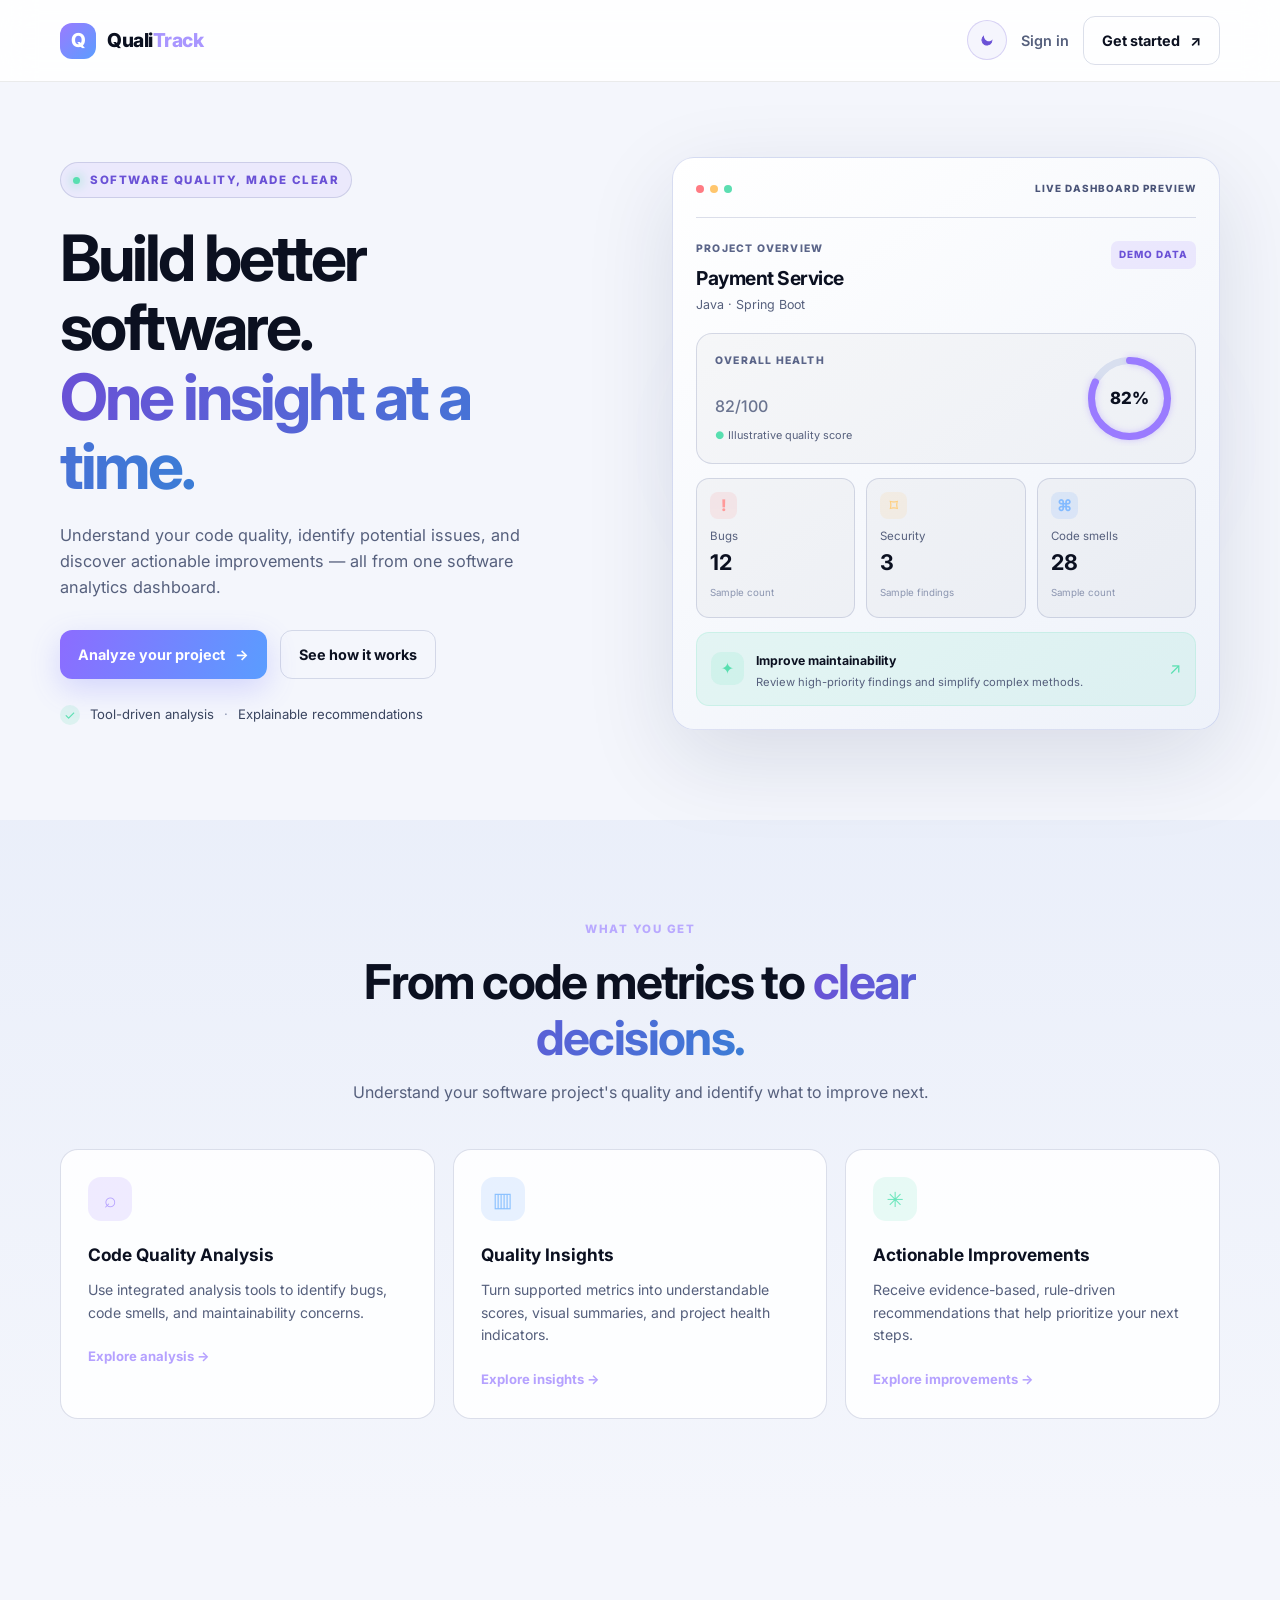
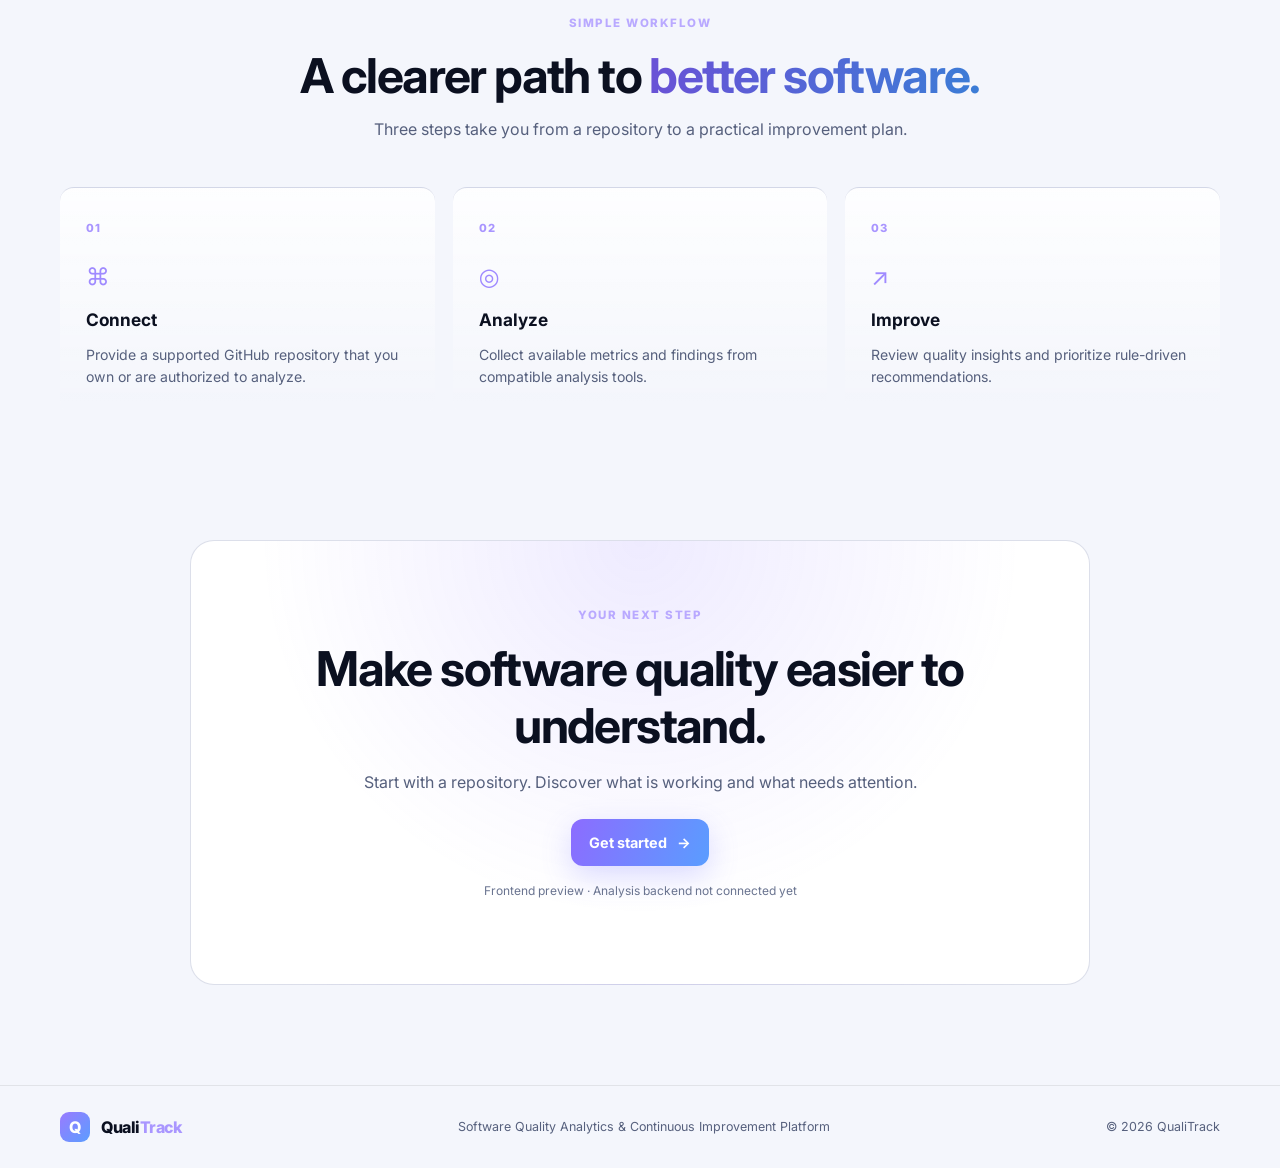
<file: frontend/index.html>
<!DOCTYPE html>
<html lang="en" data-theme="dark">
<head>
  <meta charset="UTF-8">
  <meta name="viewport" content="width=device-width, initial-scale=1.0">
  <meta name="description" content="QualiTrack helps teams understand software quality and prioritize improvements.">
  <title>QualiTrack | Software Quality Analytics</title>

  <!-- Apply saved / OS theme before paint to avoid flash -->
  <script>
    (function () {
      try {
        var saved = localStorage.getItem('theme');
        var prefersLight = window.matchMedia && window.matchMedia('(prefers-color-scheme: light)').matches;
        var theme = (saved === 'light' || saved === 'dark')
          ? saved
          : (prefersLight ? 'light' : 'dark');
        document.documentElement.setAttribute('data-theme', theme);
      } catch (e) {}
    })();
  </script>

  <link rel="preconnect" href="https://fonts.googleapis.com">
  <link rel="preconnect" href="https://fonts.gstatic.com" crossorigin>
  <link href="https://fonts.googleapis.com/css2?family=Inter:wght@400;500;600;700;800&display=swap" rel="stylesheet">
  <link rel="stylesheet" href="css/style.css">
</head>
<body>

  <!-- ================= NAVBAR ================= -->
  <header class="navbar">
    <!-- The logo IS the drawer trigger -->
    <a href="#home" class="brand" id="brandToggle"
       aria-label="Toggle navigation"
       aria-controls="navLinks"
       aria-expanded="false">
      <span class="brand-icon">Q</span>
      <span>Quali<span class="brand-accent">Track</span></span>
    </a>

    <div class="nav-actions">
      <!-- ============ THEME TOGGLE (morphing sun ⇄ moon) ============ -->
      <button
        class="theme-toggle"
        id="themeToggle"
        type="button"
        aria-label="Switch to light theme"
        aria-pressed="false"
        title="Toggle theme"
      >
        <span class="theme-icon-wrap">
          <svg class="theme-morph" viewBox="0 0 24 24" aria-hidden="true">
            <defs>
              <mask id="moonMask">
                <rect x="0" y="0" width="24" height="24" fill="white"/>
                <circle class="moon-bite" cx="12" cy="12" r="5" fill="black"/>
              </mask>
            </defs>

            <!-- Sun rays (fade + scale to 0 when moon) -->
            <g class="sun-rays">
              <line x1="12" y1="2"    x2="12" y2="4"/>
              <line x1="12" y1="20"   x2="12" y2="22"/>
              <line x1="2"  y1="12"   x2="4"  y2="12"/>
              <line x1="20" y1="12"   x2="22" y2="12"/>
              <line x1="4.93" y1="4.93"  x2="6.34" y2="6.34"/>
              <line x1="17.66" y1="17.66" x2="19.07" y2="19.07"/>
              <line x1="4.93" y1="19.07" x2="6.34" y2="17.66"/>
              <line x1="17.66" y1="6.34" x2="19.07" y2="4.93"/>
            </g>

            <!-- Main circle — cut by the mask to become a crescent -->
            <circle class="sun-moon-core" cx="12" cy="12" r="5" mask="url(#moonMask)"/>
          </svg>
        </span>
      </button>

      <div class="nav-auth">
        <a href="login.html" class="nav-login">Sign in</a>
        <a href="register.html" class="nav-cta">
          Get started <span>↗</span>
        </a>
      </div>

      <!-- Secondary trigger (mobile / tablet affordance) -->
      <button class="menu-toggle" id="menuToggle" type="button"
              aria-label="Toggle navigation" aria-controls="navLinks" aria-expanded="false">☰</button>
    </div>
  </header>

  <!-- ============ NAV DRAWER (outside the header so `position: fixed` is viewport-relative) ============ -->
  <div class="nav-backdrop" id="navBackdrop"></div>

  <nav class="nav-drawer" id="navLinks" aria-label="Main navigation">
    <a href="#home" class="active">Home</a>
    <a href="#features">Features</a>
    <a href="#how-it-works">How it works</a>
  </nav>

  <main>

    <!-- ================= HERO ================= -->
    <section class="hero container" id="home">
      <div class="hero-content">
        <div class="eyebrow">
          <span class="status-dot"></span> SOFTWARE QUALITY, MADE CLEAR
        </div>
        <h1>
          Build better software.<br>
          <span class="gradient-text">One insight at a time.</span>
        </h1>
        <p class="hero-description">
          Understand your code quality, identify potential issues, and discover actionable
          improvements — all from one software analytics dashboard.
        </p>
        <div class="hero-actions">
          <a href="register.html" class="button button-primary">
            Analyze your project <span>→</span>
          </a>
          <a href="#how-it-works" class="button button-secondary">
            See how it works
          </a>
        </div>
        <div class="hero-trust">
          <span class="trust-icon">✓</span> Tool-driven analysis
          <span class="trust-divider">·</span>
          Explainable recommendations
        </div>
      </div>

      <div class="dashboard-wrap" aria-label="Animated illustrative dashboard preview">
        <div class="dashboard-glow"></div>
        <div class="dashboard-card" id="dashboardCard" aria-live="polite">
          <div class="dashboard-top">
            <div class="window-controls"><span></span><span></span><span></span></div>
            <span class="preview-label">LIVE DASHBOARD PREVIEW</span>
          </div>

          <div class="dashboard-heading">
            <div>
              <p class="muted-label">PROJECT OVERVIEW</p>
              <h3 id="projectName">Payment Service</h3>
              <p class="project-meta" id="projectLanguage">Java · Spring Boot</p>
            </div>
            <span class="demo-badge">DEMO DATA</span>
          </div>

          <div class="score-panel">
            <div>
              <p class="muted-label">OVERALL HEALTH</p>
              <div class="score-number">
                <span id="qualityScore">82</span><span>/100</span>
              </div>
              <p class="score-caption">
                <span class="score-indicator">●</span>
                <span id="scoreCaption">Illustrative quality score</span>
              </p>
            </div>
            <div class="score-ring">
              <svg viewBox="0 0 120 120" role="img" aria-label="Illustrative project quality score">
                <circle class="ring-track" cx="60" cy="60" r="48"></circle>
                <circle class="ring-progress" id="scoreRing" cx="60" cy="60" r="48"></circle>
              </svg>
              <span id="scorePercentage">82%</span>
            </div>
          </div>

          <div class="metric-grid">
            <div class="metric-card">
              <span class="metric-icon bug-icon">!</span>
              <p>Bugs</p>
              <strong id="bugCount">12</strong>
              <span class="metric-note">Sample count</span>
            </div>
            <div class="metric-card">
              <span class="metric-icon security-icon">⌑</span>
              <p>Security</p>
              <strong id="securityCount">3</strong>
              <span class="metric-note">Sample findings</span>
            </div>
            <div class="metric-card">
              <span class="metric-icon smell-icon">⌘</span>
              <p>Code smells</p>
              <strong id="smellCount">28</strong>
              <span class="metric-note">Sample count</span>
            </div>
          </div>

          <div class="recommendation">
            <div class="recommendation-icon">✦</div>
            <div>
              <strong id="recommendationTitle">Recommended next step</strong>
              <p id="recommendationText">Review high-priority findings and improve maintainability.</p>
            </div>
            <span class="recommendation-arrow">↗</span>
          </div>
        </div>
      </div>
    </section>

    <!-- ================= FEATURES ================= -->
    <section class="features-section" id="features">
      <div class="container">
        <div class="section-heading">
          <span class="section-tag">WHAT YOU GET</span>
          <h2>From code metrics to <span class="gradient-text">clear decisions.</span></h2>
          <p>Understand your software project's quality and identify what to improve next.</p>
        </div>
        <div class="feature-grid">
          <article class="feature-card">
            <div class="feature-icon purple">⌕</div>
            <h3>Code Quality Analysis</h3>
            <p>Use integrated analysis tools to identify bugs, code smells, and maintainability concerns.</p>
            <a href="#how-it-works">Explore analysis →</a>
          </article>
          <article class="feature-card">
            <div class="feature-icon blue">▥</div>
            <h3>Quality Insights</h3>
            <p>Turn supported metrics into understandable scores, visual summaries, and project health indicators.</p>
            <a href="#how-it-works">Explore insights →</a>
          </article>
          <article class="feature-card">
            <div class="feature-icon green">✳</div>
            <h3>Actionable Improvements</h3>
            <p>Receive evidence-based, rule-driven recommendations that help prioritize your next steps.</p>
            <a href="#how-it-works">Explore improvements →</a>
          </article>
        </div>
      </div>
    </section>

    <!-- ================= WORKFLOW ================= -->
    <section class="workflow-section container" id="how-it-works">
      <div class="section-heading">
        <span class="section-tag">SIMPLE WORKFLOW</span>
        <h2>A clearer path to <span class="gradient-text">better software.</span></h2>
        <p>Three steps take you from a repository to a practical improvement plan.</p>
      </div>
      <div class="workflow-grid">
        <article class="workflow-step">
          <span class="step-number">01</span>
          <div class="workflow-icon">⌘</div>
          <h3>Connect</h3>
          <p>Provide a supported GitHub repository that you own or are authorized to analyze.</p>
        </article>
        <article class="workflow-step">
          <span class="step-number">02</span>
          <div class="workflow-icon">◎</div>
          <h3>Analyze</h3>
          <p>Collect available metrics and findings from compatible analysis tools.</p>
        </article>
        <article class="workflow-step">
          <span class="step-number">03</span>
          <div class="workflow-icon">↗</div>
          <h3>Improve</h3>
          <p>Review quality insights and prioritize rule-driven recommendations.</p>
        </article>
      </div>
    </section>

    <!-- ================= GET STARTED ================= -->
    <section class="get-started-section" id="get-started">
      <div class="get-started-card">
        <span class="section-tag">YOUR NEXT STEP</span>
        <h2>Make software quality easier to understand.</h2>
        <p>Start with a repository. Discover what is working and what needs attention.</p>
        <a href="register.html" class="button button-primary" id="startButton">
          Get started <span>→</span>
        </a>
        <p class="demo-notice" id="startMessage" aria-live="polite">
          Frontend preview · Analysis backend not connected yet
        </p>
      </div>
    </section>

  </main>

  <!-- ================= FOOTER ================= -->
  <footer class="footer">
    <a href="#home" class="brand">
      <span class="brand-icon">Q</span>
      <span>Quali<span class="brand-accent">Track</span></span>
    </a>
    <p>Software Quality Analytics &amp; Continuous Improvement Platform</p>
    <span class="footer-copy">© <span id="currentYear"></span> QualiTrack</span>
  </footer>

  <script src="js/script.js" defer></script>
</body>
</html>
</file>
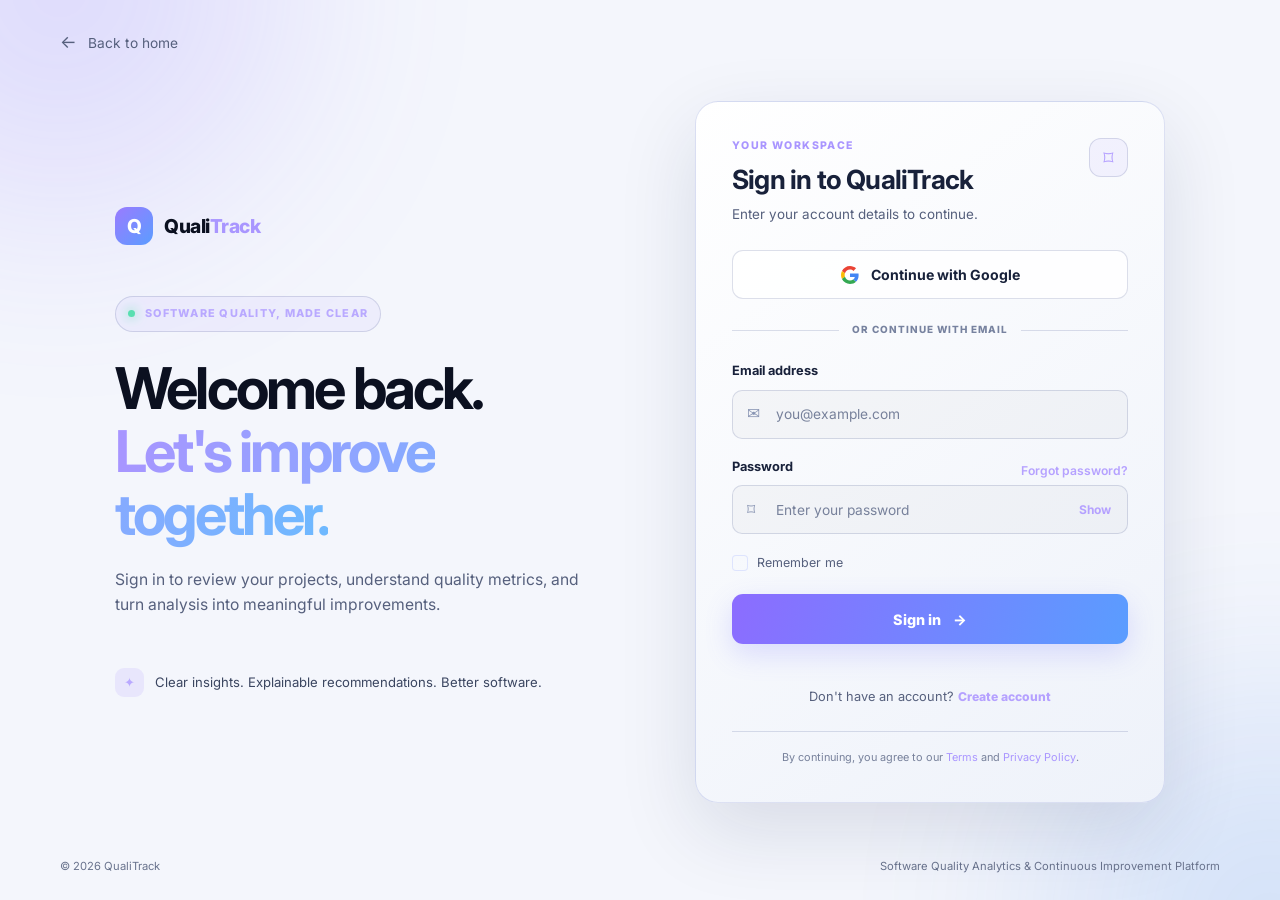
<file: frontend/dashboard.html>
<!DOCTYPE html>
<html lang="en">
<head>
    <meta charset="UTF-8">
    <meta name="viewport" content="width=device-width, initial-scale=1.0">

    <title>Dashboard | QualiTrack</title>

    <!-- Font Awesome Icons -->
    <link rel="stylesheet"
          href="https://cdnjs.cloudflare.com/ajax/libs/font-awesome/6.5.2/css/all.min.css">

    <link rel="icon" href="favicon.ico" type="image/x-icon">

    <link rel="stylesheet" href="css/dashboard/layout.css">
    <link rel="stylesheet" href="css/dashboard/sidebar.css">
    <link rel="stylesheet" href="css/dashboard/header.css">
    <link rel="stylesheet" href="css/dashboard/overview.css">
    <link rel="stylesheet" href="css/dashboard/analysis.css">
    <link rel="stylesheet" href="css/dashboard/metrics.css">
    <link rel="stylesheet" href="css/dashboard/recommendations.css">
    
</head>

<body>

    <div class="dashboard-layout">

        <!-- SIDEBAR COMPONENT -->
        <div id="sidebar-container"></div>

        <!-- MAIN AREA -->
        <div class="main-area">

            <!-- HEADER COMPONENT -->
            <div id="header-container"></div>

            <!-- FEATURE CONTENT -->
            <main id="dashboard-content">

                <div class="welcome-section">
                    <span class="welcome-label">QUALITRACK WORKSPACE</span>

                    <h1>Welcome to QualiTrack</h1>

                    <p>
                        Your software quality analytics workspace
                        starts here.
                    </p>
                </div>

                <div class="empty-dashboard">
                    <div class="empty-icon">Q</div>
                    <h2>Your dashboard is ready</h2>
                    <p>
                        We will build each dashboard feature
                        separately and connect it here.
                    </p>
                </div>

            </main>

        </div>

    </div>

    <script type="module" src="js/dashboard/dashboard.js"></script>

</body>
</html>
</file>
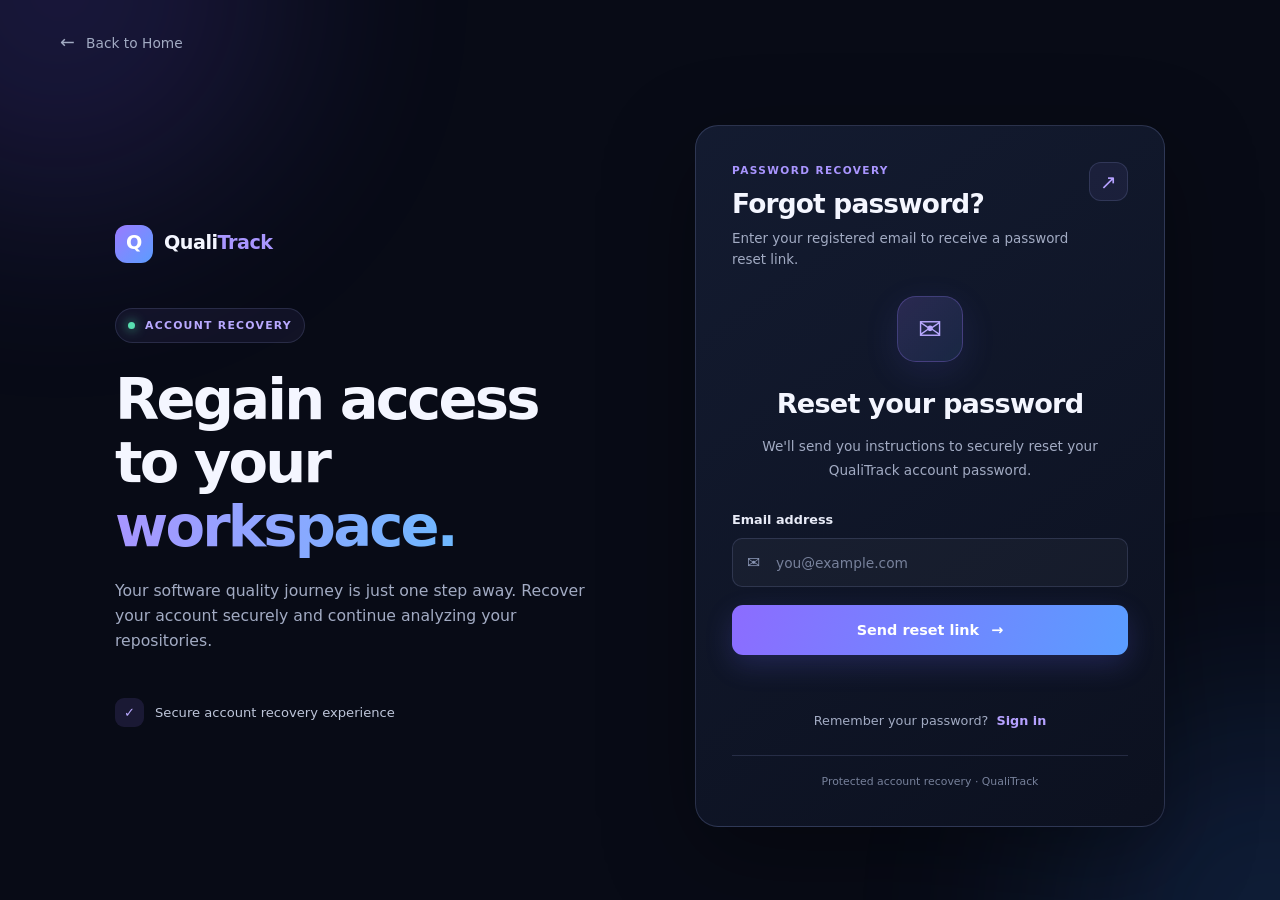
<file: frontend/forgot-password.html>
<!DOCTYPE html>
<html lang="en">
<head>
  <meta charset="UTF-8">
  <meta name="viewport" content="width=device-width, initial-scale=1.0">

  <title>Forgot Password | QualiTrack</title>

  <link rel="stylesheet" href="css/auth.css">
</head>

<body>

  <main class="auth-page">

    <a href="index.html" class="back-home">
      <span>←</span> Back to Home
    </a>

    <div class="auth-layout">

      <section class="auth-intro">

        <a href="index.html" class="brand">
          <span class="brand-icon">Q</span>
          <span>Quali<span class="brand-accent">Track</span></span>
        </a>

        <div class="intro-copy">
          <span class="eyebrow">
            <span class="status-dot"></span>
            ACCOUNT RECOVERY
          </span>

          <h1>
            Regain access to your
            <span class="gradient-text">workspace.</span>
          </h1>

          <p>
            Your software quality journey is just one step away.
            Recover your account securely and continue analyzing
            your repositories.
          </p>
        </div>

        <div class="intro-note">
          <span class="note-icon">✓</span>
          Secure account recovery experience
        </div>

      </section>

      <section class="auth-card forgot-card">

        <div class="card-heading">
          <div>
            <div class="card-kicker">PASSWORD RECOVERY</div>
            <h2>Forgot password?</h2>
            <p class="card-subtitle">
              Enter your registered email to receive a password reset link.
            </p>
          </div>

          <div class="secure-mark">↗</div>
        </div>

        <div class="forgot-heading">
          <div class="forgot-icon">✉</div>
          <h2>Reset your password</h2>
          <p>
            We'll send you instructions to securely reset your
            QualiTrack account password.
          </p>
        </div>

        <form id="forgotPasswordForm">

          <div class="form-field">
            <label for="email">Email address</label>

            <div class="input-wrap">
              <span class="input-icon">✉</span>

              <input
                type="email"
                id="email"
                name="email"
                placeholder="you@example.com"
                autocomplete="email"
                required
              >
            </div>

            <span class="field-error" id="emailError"></span>
          </div>

          <button type="submit"
                  class="submit-button forgot-submit">
            Send reset link <span>→</span>
          </button>

          <p id="formMessage"
             class="forgot-message"
             aria-live="polite"></p>

        </form>

        <div class="forgot-footer">
          Remember your password?
          <a href="login.html">Sign in</a>
        </div>

        <div class="terms-note">
          Protected account recovery · QualiTrack
        </div>

      </section>

    </div>

  </main>

  <script src="js/forgot-password.js"></script>

</body>
</html>
</file>
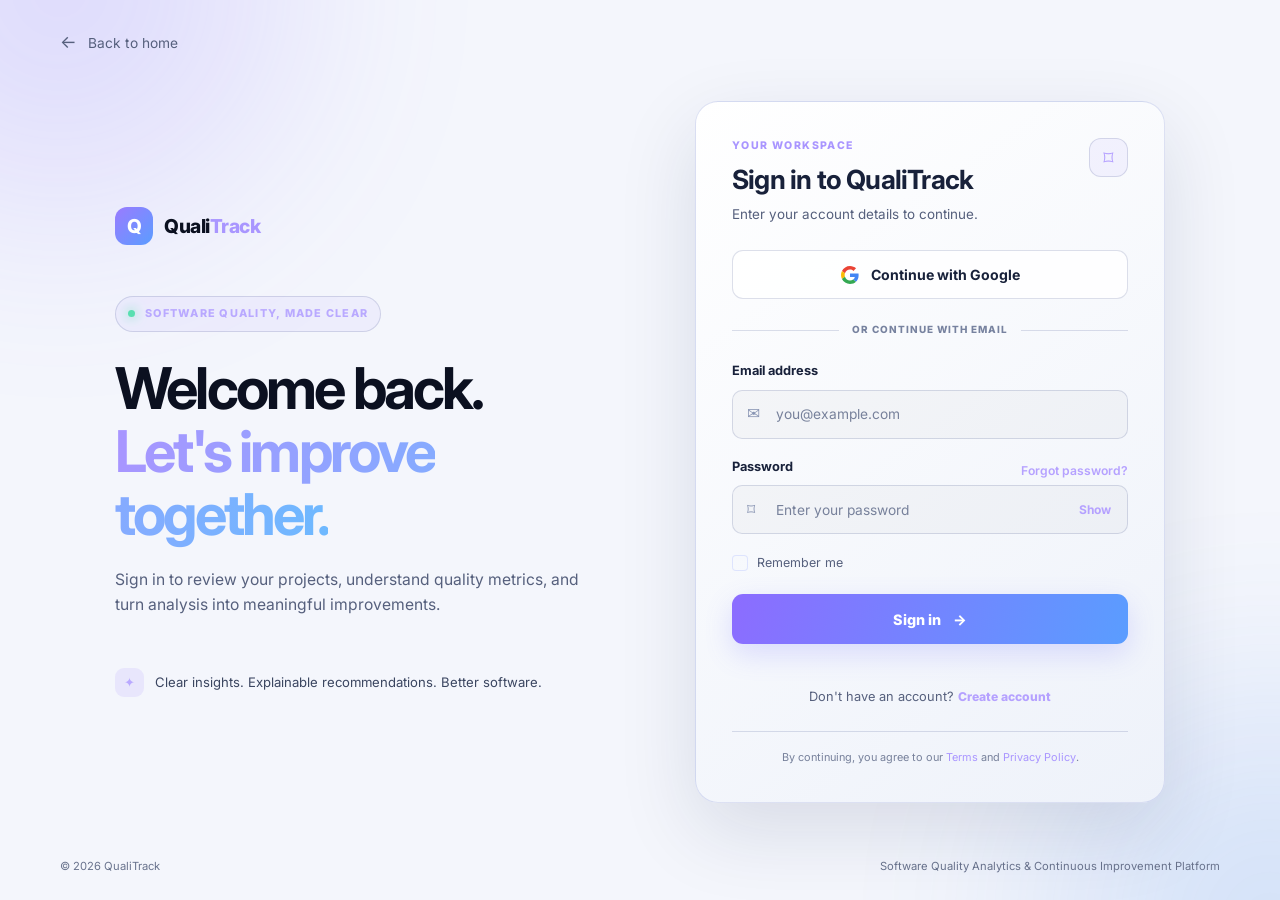
<file: frontend/login.html>
<!DOCTYPE html>
<html lang="en" data-theme="dark">
<head>
  <meta charset="UTF-8">
  <meta name="viewport" content="width=device-width, initial-scale=1.0">
  <meta name="description" content="Sign in to QualiTrack, your software quality analytics platform.">
  <title>Sign in | QualiTrack</title>

  <script>
    (function () {
      try {
        const saved = localStorage.getItem("theme");
        const prefersLight = window.matchMedia &&
          window.matchMedia("(prefers-color-scheme: light)").matches;
        document.documentElement.setAttribute(
          "data-theme",
          saved === "light" || saved === "dark"
            ? saved
            : (prefersLight ? "light" : "dark")
        );
      } catch (_) {}
    })();
  </script>

  <link rel="preconnect" href="https://fonts.googleapis.com">
  <link rel="preconnect" href="https://fonts.gstatic.com" crossorigin>
  <link href="https://fonts.googleapis.com/css2?family=Inter:wght@400;500;600;700;800&display=swap" rel="stylesheet">
  <link rel="stylesheet" href="css/auth.css">
</head>
<body>
  <main class="auth-page">
    <a class="back-home" href="index.html" aria-label="Back to QualiTrack homepage">
      <span aria-hidden="true">←</span> Back to home
    </a>

    <section class="auth-layout" aria-labelledby="loginTitle">
      <div class="auth-intro">
        <a href="index.html" class="brand" aria-label="QualiTrack home">
          <span class="brand-icon">Q</span>
          <span>Quali<span class="brand-accent">Track</span></span>
        </a>

        <div class="intro-copy">
          <span class="eyebrow"><span class="status-dot"></span> SOFTWARE QUALITY, MADE CLEAR</span>
          <h1>Welcome back.<br><span class="gradient-text">Let's improve together.</span></h1>
          <p>Sign in to review your projects, understand quality metrics, and turn analysis into meaningful improvements.</p>
        </div>

        <div class="intro-note">
          <span class="note-icon" aria-hidden="true">✦</span>
          <span>Clear insights. Explainable recommendations. Better software.</span>
        </div>
      </div>

      <div class="auth-card">
        <div class="card-heading">
          <div>
            <p class="card-kicker">YOUR WORKSPACE</p>
            <h2 id="loginTitle">Sign in to QualiTrack</h2>
            <p class="card-subtitle">Enter your account details to continue.</p>
          </div>
          <span class="secure-mark" aria-label="Secure sign in">⌑</span>
        </div>

        <button class="google-button" id="googleButton" type="button">
          <svg viewBox="0 0 48 48" aria-hidden="true">
            <path fill="#EA4335" d="M24 9.5c3.54 0 6.71 1.22 9.21 3.6l6.85-6.85C35.9 2.38 30.47 0 24 0 14.62 0 6.51 5.38 2.56 13.22l7.98 6.19C12.43 13.72 17.74 9.5 24 9.5z"/>
            <path fill="#4285F4" d="M46.98 24.55c0-1.57-.15-3.09-.38-4.55H24v9.02h12.94c-.58 2.96-2.26 5.48-4.73 7.18l7.65 5.93c4.47-4.13 7.12-10.2 7.12-17.58z"/>
            <path fill="#FBBC05" d="M10.53 28.59A14.4 14.4 0 0 1 9.75 24c0-1.59.27-3.13.76-4.59l-7.98-6.2A23.9 23.9 0 0 0 0 24c0 3.88.93 7.55 2.56 10.78l7.97-6.19z"/>
            <path fill="#34A853" d="M24 48c6.48 0 11.93-2.13 15.9-5.87l-7.65-5.93c-2.12 1.42-4.84 2.27-8.25 2.27-6.26 0-11.57-4.22-13.47-9.91l-7.98 6.19C6.51 42.62 14.62 48 24 48z"/>
          </svg>
          <span>Continue with Google</span>
        </button>

        <div class="separator"><span>OR CONTINUE WITH EMAIL</span></div>

        <form id="loginForm" novalidate>
          <div class="form-field">
            <label for="email">Email address</label>
            <div class="input-wrap">
              <span class="input-icon" aria-hidden="true">✉</span>
              <input id="email" name="email" type="email" placeholder="you@example.com" autocomplete="email" required>
            </div>
            <small class="field-error" id="emailError"></small>
          </div>

          <div class="form-field">
            <div class="label-row">
              <label for="password">Password</label>
              <a href="forgot-password.html" class="text-link">Forgot password?</a>
            </div>
            <div class="input-wrap">
              <span class="input-icon" aria-hidden="true">⌑</span>
              <input id="password" name="password" type="password" placeholder="Enter your password" autocomplete="current-password" required>
              <button class="password-toggle" id="passwordToggle" type="button" aria-label="Show password" aria-pressed="false">Show</button>
            </div>
            <small class="field-error" id="passwordError"></small>
          </div>

          <label class="remember-row">
            <input type="checkbox" id="rememberMe" name="rememberMe">
            <span class="custom-check" aria-hidden="true"></span>
            <span>Remember me</span>
          </label>

          <button class="submit-button" type="submit">
            <span>Sign in</span><span aria-hidden="true">→</span>
          </button>
          <p class="form-message" id="formMessage" role="status" aria-live="polite"></p>
        </form>

        <p class="signup-prompt">Don't have an account? <a href="register.html" class="text-link strong-link">Create account</a></p>
        <p class="terms-note">By continuing, you agree to our <a href="#">Terms</a> and <a href="#">Privacy Policy</a>.</p>
      </div>
    </section>

    <footer class="auth-footer">
      <span>© <span id="currentYear"></span> QualiTrack</span>
      <span>Software Quality Analytics &amp; Continuous Improvement Platform</span>
    </footer>
  </main>
  <script src="js/auth.js" defer></script>
</body>
</html>
</file>
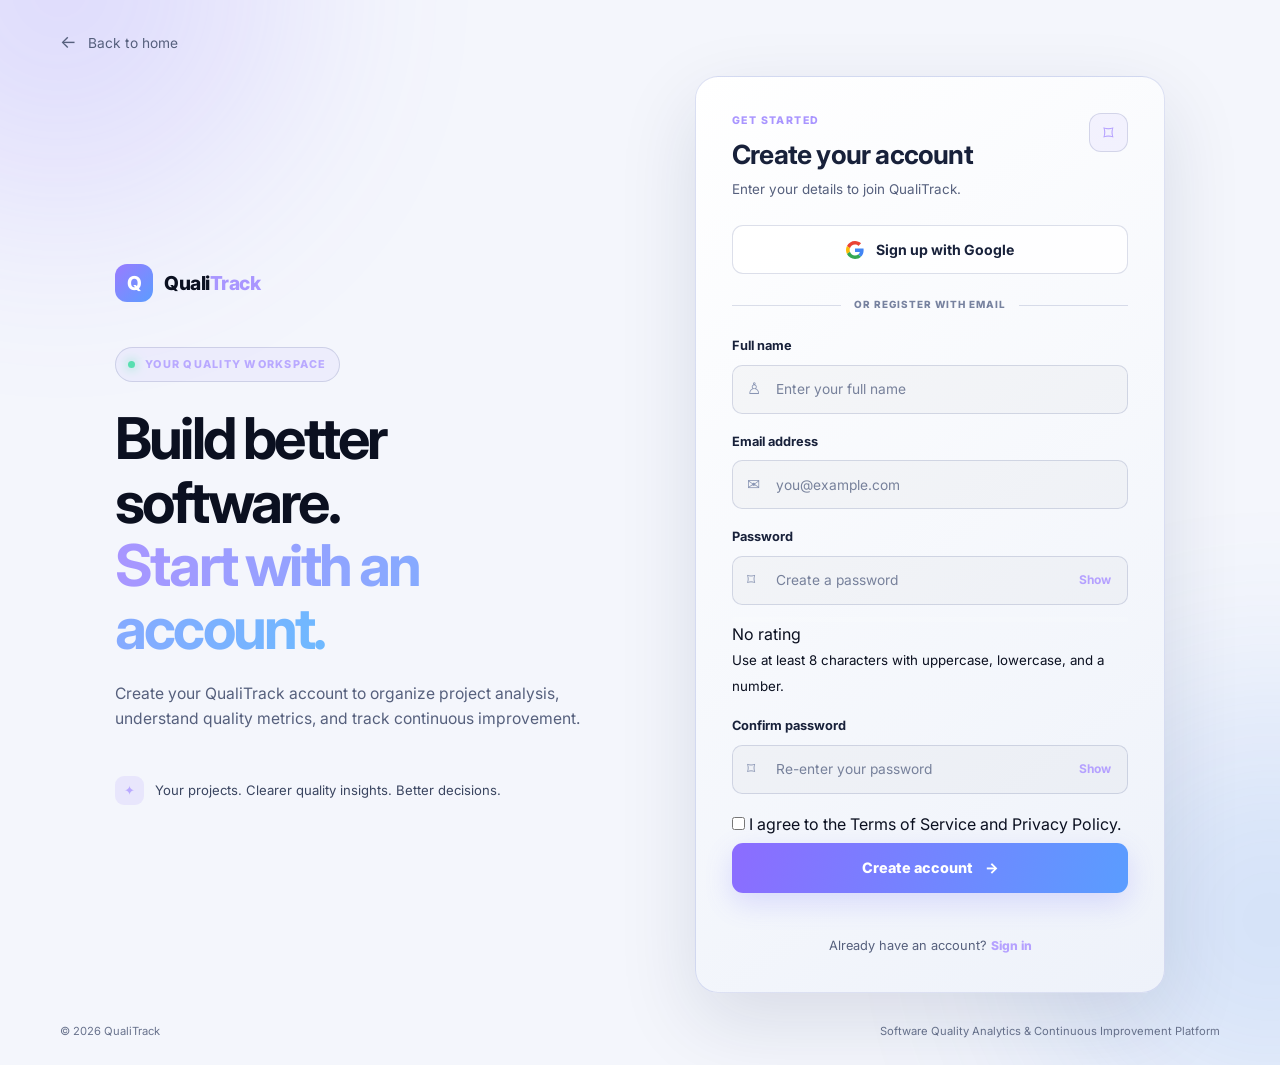
<file: frontend/register.html>
<!DOCTYPE html>
<html lang="en" data-theme="dark">
<head>
  <meta charset="UTF-8">
  <meta name="viewport" content="width=device-width, initial-scale=1.0">
  <meta name="description" content="Create your QualiTrack account to understand and improve software quality.">
  <title>Create account | QualiTrack</title>

  <script>
    (function () {
      try {
        const saved = localStorage.getItem("theme");
        const prefersLight = window.matchMedia &&
          window.matchMedia("(prefers-color-scheme: light)").matches;
        document.documentElement.setAttribute(
          "data-theme",
          saved === "light" || saved === "dark"
            ? saved
            : (prefersLight ? "light" : "dark")
        );
      } catch (_) {}
    })();
  </script>

  <link rel="preconnect" href="https://fonts.googleapis.com">
  <link rel="preconnect" href="https://fonts.gstatic.com" crossorigin>
  <link href="https://fonts.googleapis.com/css2?family=Inter:wght@400;500;600;700;800&display=swap" rel="stylesheet">
  <link rel="stylesheet" href="css/auth.css">
</head>
<body>
  <main class="auth-page">
    <a class="back-home" href="index.html" aria-label="Back to QualiTrack homepage">
      <span aria-hidden="true">←</span> Back to home
    </a>

    <section class="auth-layout" aria-labelledby="registerTitle">
      <div class="auth-intro">
        <a href="index.html" class="brand" aria-label="QualiTrack home">
          <span class="brand-icon">Q</span>
          <span>Quali<span class="brand-accent">Track</span></span>
        </a>

        <div class="intro-copy">
          <span class="eyebrow"><span class="status-dot"></span> YOUR QUALITY WORKSPACE</span>
          <h1>Build better software.<br><span class="gradient-text">Start with an account.</span></h1>
          <p>Create your QualiTrack account to organize project analysis, understand quality metrics, and track continuous improvement.</p>
        </div>

        <div class="intro-note">
          <span class="note-icon" aria-hidden="true">✦</span>
          <span>Your projects. Clearer quality insights. Better decisions.</span>
        </div>
      </div>

      <div class="auth-card register-card">
        <div class="card-heading">
          <div>
            <p class="card-kicker">GET STARTED</p>
            <h2 id="registerTitle">Create your account</h2>
            <p class="card-subtitle">Enter your details to join QualiTrack.</p>
          </div>
          <span class="secure-mark" aria-label="Secure registration">⌑</span>
        </div>

        <button class="google-button" id="googleButton" type="button">
          <svg viewBox="0 0 48 48" aria-hidden="true">
            <path fill="#EA4335" d="M24 9.5c3.54 0 6.71 1.22 9.21 3.6l6.85-6.85C35.9 2.38 30.47 0 24 0 14.62 0 6.51 5.38 2.56 13.22l7.98 6.19C12.43 13.72 17.74 9.5 24 9.5z"/>
            <path fill="#4285F4" d="M46.98 24.55c0-1.57-.15-3.09-.38-4.55H24v9.02h12.94c-.58 2.96-2.26 5.48-4.73 7.18l7.65 5.93c4.47-4.13 7.12-10.2 7.12-17.58z"/>
            <path fill="#FBBC05" d="M10.53 28.59A14.4 14.4 0 0 1 9.75 24c0-1.59.27-3.13.76-4.59l-7.98-6.2A23.9 23.9 0 0 0 0 24c0 3.88.93 7.55 2.56 10.78l7.97-6.19z"/>
            <path fill="#34A853" d="M24 48c6.48 0 11.93-2.13 15.9-5.87l-7.65-5.93c-2.12 1.42-4.84 2.27-8.25 2.27-6.26 0-11.57-4.22-13.47-9.91l-7.98 6.19C6.51 42.62 14.62 48 24 48z"/>
          </svg>
          <span>Sign up with Google</span>
        </button>

        <div class="separator"><span>OR REGISTER WITH EMAIL</span></div>

        <form id="registerForm" novalidate>
          <div class="form-field">
            <label for="fullName">Full name</label>
            <div class="input-wrap">
              <span class="input-icon" aria-hidden="true">♙</span>
              <input id="fullName" name="fullName" type="text" placeholder="Enter your full name" autocomplete="name" maxlength="80" required>
            </div>
            <small class="field-error" id="nameError"></small>
          </div>

          <div class="form-field">
            <label for="email">Email address</label>
            <div class="input-wrap">
              <span class="input-icon" aria-hidden="true">✉</span>
              <input id="email" name="email" type="email" placeholder="you@example.com" autocomplete="email" required>
            </div>
            <small class="field-error" id="emailError"></small>
          </div>

          <div class="form-field">
            <label for="password">Password</label>
            <div class="input-wrap">
              <span class="input-icon" aria-hidden="true">⌑</span>
              <input id="password" name="password" type="password" placeholder="Create a password" autocomplete="new-password" required>
              <button class="password-toggle" id="passwordToggle" type="button" aria-label="Show password" aria-pressed="false">Show</button>
            </div>
            <div class="password-strength" aria-live="polite">
              <div class="strength-track" aria-hidden="true">
                <span></span><span></span><span></span><span></span>
              </div>
              <span class="strength-label" id="strengthLabel">No rating</span>
            </div>
            <small class="password-hint">Use at least 8 characters with uppercase, lowercase, and a number.</small>
            <small class="field-error" id="passwordError"></small>
          </div>

          <div class="form-field">
            <label for="confirmPassword">Confirm password</label>
            <div class="input-wrap">
              <span class="input-icon" aria-hidden="true">⌑</span>
              <input id="confirmPassword" name="confirmPassword" type="password" placeholder="Re-enter your password" autocomplete="new-password" required>
              <button class="password-toggle" id="confirmToggle" type="button" aria-label="Show confirm password" aria-pressed="false">Show</button>
            </div>
            <small class="field-error" id="confirmError"></small>
          </div>

          <label class="terms-row">
            <input type="checkbox" id="acceptTerms" name="acceptTerms">
            <span>I agree to the <a href="#">Terms of Service</a> and <a href="#">Privacy Policy</a>.</span>
          </label>
          <small class="field-error" id="termsError"></small>

          <button class="submit-button" type="submit">
            <span>Create account</span><span aria-hidden="true">→</span>
          </button>
          <p class="form-message" id="formMessage" role="status" aria-live="polite"></p>
        </form>

        <p class="signup-prompt">Already have an account? <a href="login.html" class="text-link strong-link">Sign in</a></p>
      </div>
    </section>

    <footer class="auth-footer">
      <span>© <span id="currentYear"></span> QualiTrack</span>
      <span>Software Quality Analytics &amp; Continuous Improvement Platform</span>
    </footer>
  </main>
  <script src="js/register.js" defer></script>
</body>
</html>
</file>
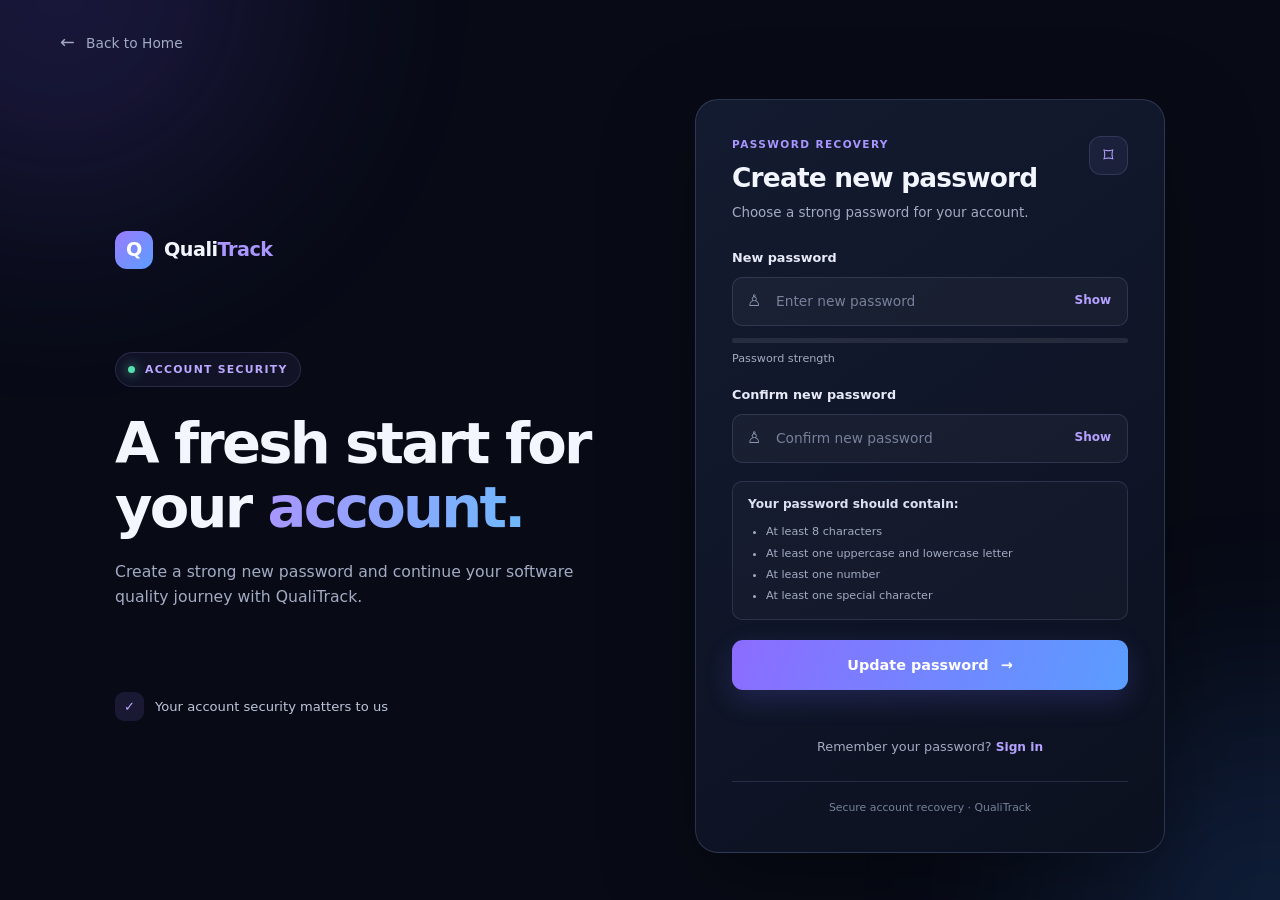
<file: frontend/reset-password.html>
<!DOCTYPE html>
<html lang="en">
<head>
  <meta charset="UTF-8">
  <meta name="viewport" content="width=device-width, initial-scale=1.0">

  <title>Reset Password | QualiTrack</title>

  <link rel="stylesheet" href="css/auth.css">
</head>

<body>

  <main class="auth-page">

    <a href="index.html" class="back-home">
      <span>←</span> Back to Home
    </a>

    <div class="auth-layout">

      <!-- LEFT INTRODUCTION -->
      <section class="auth-intro">

        <a href="index.html" class="brand">
          <span class="brand-icon">Q</span>
          <span>Quali<span class="brand-accent">Track</span></span>
        </a>

        <div class="intro-copy">

          <span class="eyebrow">
            <span class="status-dot"></span>
            ACCOUNT SECURITY
          </span>

          <h1>
            A fresh start for your
            <span class="gradient-text">account.</span>
          </h1>

          <p>
            Create a strong new password and continue
            your software quality journey with QualiTrack.
          </p>

        </div>

        <div class="intro-note">
          <span class="note-icon">✓</span>
          Your account security matters to us
        </div>

      </section>

      <!-- RESET PASSWORD CARD -->
      <section class="auth-card">

        <div class="card-heading">
          <div>
            <div class="card-kicker">PASSWORD RECOVERY</div>
            <h2>Create new password</h2>
            <p class="card-subtitle">
              Choose a strong password for your account.
            </p>
          </div>

          <div class="secure-mark">⌑</div>
        </div>

        <form id="resetPasswordForm">

          <!-- NEW PASSWORD -->
          <div class="form-field">

            <label for="newPassword">New password</label>

            <div class="input-wrap">

              <span class="input-icon">♙</span>

              <input
                type="password"
                id="newPassword"
                placeholder="Enter new password"
                autocomplete="new-password"
                required
              >

              <button
                type="button"
                class="password-toggle"
                data-target="newPassword"
              >
                Show
              </button>

            </div>

            <span class="field-error" id="passwordError"></span>

            <div class="password-strength">
              <div class="strength-track">
                <span id="strengthBar"></span>
              </div>
              <span id="strengthText">Password strength</span>
            </div>

          </div>

          <!-- CONFIRM PASSWORD -->
          <div class="form-field">

            <label for="confirmPassword">Confirm new password</label>

            <div class="input-wrap">

              <span class="input-icon">♙</span>

              <input
                type="password"
                id="confirmPassword"
                placeholder="Confirm new password"
                autocomplete="new-password"
                required
              >

              <button
                type="button"
                class="password-toggle"
                data-target="confirmPassword"
              >
                Show
              </button>

            </div>

            <span class="field-error" id="confirmError"></span>

          </div>

          <div class="password-rules">
            <p>Your password should contain:</p>
            <ul>
              <li>At least 8 characters</li>
              <li>At least one uppercase and lowercase letter</li>
              <li>At least one number</li>
              <li>At least one special character</li>
            </ul>
          </div>

          <button type="submit" class="submit-button">
            Update password <span>→</span>
          </button>

          <p
            id="resetMessage"
            class="form-message"
            aria-live="polite"
          ></p>

        </form>

        <div class="signup-prompt">
          Remember your password?
          <a href="login.html" class="text-link strong-link">
            Sign in
          </a>
        </div>

        <div class="terms-note">
          Secure account recovery · QualiTrack
        </div>

      </section>

    </div>

  </main>

  <script src="js/reset-password.js"></script>

</body>
</html>
</file>
<file: frontend/css/style.css>
/* =========================================================
   THEME VARIABLES — DARK (default)
   ========================================================= */
:root {
  --bg: #080b16;
  --panel: #101629;
  --panel2: #141c32;
  --text: #f4f6ff;
  --muted: #a2abc3;
  --purple: #9a7bff;
  --blue: #64a6ff;
  --green: #58dfb0;
  --border: rgba(174, 190, 255, .15);
  --nav-h: 82px;                 /* navbar height — the drawer pads itself with this */
  color-scheme: dark;
}

/* =========================================================
   RESET & BASE
   ========================================================= */
* {
  box-sizing: border-box;
  margin: 0;
  padding: 0;
}

html {
  scroll-behavior: smooth;
}

body {
  font-family: Inter, system-ui, sans-serif;
  background: var(--bg);
  color: var(--text);
  line-height: 1.6;
  overflow-x: clip;              /* kills horizontal overflow from glows/blurs */
  touch-action: pan-y pinch-zoom;/* lets horizontal edge-swipe reach our JS */
}

a {
  color: inherit;
  text-decoration: none;
}

.container {
  width: min(1160px, calc(100% - 40px));
  margin: auto;
}

/* =========================================================
   NAVBAR
   ========================================================= */
.navbar {
  height: var(--nav-h);
  display: flex;
  align-items: center;
  justify-content: space-between;
  gap: 18px;
  border-bottom: 1px solid rgba(255, 255, 255, .07);
  padding: 0 max(20px, calc((100vw - 1160px) / 2));
  position: sticky;
  top: 0;
  background: rgba(8, 11, 22, .88);
  backdrop-filter: blur(16px);
  z-index: 70;                   /* above drawer + backdrop so the logo stays clickable */
}

/* The brand is now the primary drawer trigger */
.brand {
  display: flex;
  align-items: center;
  gap: 11px;
  font-weight: 800;
  font-size: 1.2rem;
  letter-spacing: -.5px;
}

.navbar .brand {
  cursor: pointer;
  user-select: none;
  -webkit-user-select: none;
  -webkit-tap-highlight-color: transparent;
  padding: 4px 8px;
  margin-left: -8px;             /* keeps the logo optically aligned with the container */
  border-radius: 12px;
  transition: background .25s, transform .25s;
}

.navbar .brand:hover  { background: rgba(154, 123, 255, .09); }
.navbar .brand:active { transform: scale(.98); }

.navbar .brand:focus-visible {
  outline: 2px solid var(--purple);
  outline-offset: 3px;
}

.brand-icon {
  width: 36px;
  height: 36px;
  border-radius: 12px;
  display: grid;
  place-items: center;
  background: linear-gradient(135deg, #9a7bff, #5b9dff);
  color: white;
  transition: transform .45s cubic-bezier(.22, 1, .36, 1);
}

body.nav-open .navbar .brand .brand-icon {
  transform: rotate(-12deg) scale(1.06);
}

.brand-accent {
  color: #a996ff;
}

/* ---------- right-hand cluster ---------- */
.nav-actions {
  display: flex;
  align-items: center;
  gap: 14px;
  margin-left: auto;
}

.nav-auth {
  display: flex;
  align-items: center;
  gap: 14px;
}

.nav-login {
  color: var(--muted);
  font-size: .9rem;
  font-weight: 600;
  transition: color .2s;
}

.nav-login:hover {
  color: var(--text);
}

.nav-cta,
.button {
  display: inline-flex;
  align-items: center;
  justify-content: center;
  gap: 10px;
  padding: 12px 18px;
  border-radius: 12px;
  font-weight: 700;
  font-size: .9rem;
  transition: transform .2s, box-shadow .2s;
}

.nav-cta {
  border: 1px solid var(--border);
}

.button:hover,
.nav-cta:hover {
  transform: translateY(-2px);
}

/* ---------- hamburger (kept in DOM for a11y state, never shown) ---------- */
.menu-toggle {
  display: none;              /* ← was: display: none; fine as is */
  place-items: center;
  width: 40px;
  height: 40px;
  border-radius: 12px;
  border: 1px solid var(--border);
  background: rgba(255, 255, 255, .04);
  color: white;
  font-size: 1.2rem;
  line-height: 1;
  cursor: pointer;
  flex-shrink: 0;
  transition: background .25s, border-color .25s, transform .25s;
}

.menu-toggle:hover {
  background: rgba(154, 123, 255, .1);
  border-color: rgba(154, 123, 255, .5);
}

/* =========================================================
   NAV DRAWER — hidden behind the logo, slides in from the left
   ========================================================= */
.nav-backdrop {
  position: fixed;
  inset: 0;
  z-index: 55;
  background: rgba(4, 6, 14, .62);
  -webkit-backdrop-filter: blur(2px);
  backdrop-filter: blur(2px);
  opacity: 0;
  pointer-events: none;
  transition: opacity .4s ease;
}

body.nav-open .nav-backdrop {
  opacity: 1;
  pointer-events: auto;
}

.nav-drawer {
  position: fixed;
  inset: 0 auto 0 0;             /* full height, pinned to the left edge */
  z-index: 60;
  width: min(330px, 86vw);
  padding: calc(var(--nav-h) + 18px) 16px 32px;
  display: flex;
  flex-direction: column;
  align-items: stretch;
  gap: 4px;

  background: #0c1120;
  border-right: 1px solid var(--border);
  box-shadow: 0 0 0 rgba(0, 0, 0, 0);

  font-size: .95rem;
  color: var(--muted);

  transform: translateX(-100%);
  visibility: hidden;
  transition: transform .45s cubic-bezier(.22, 1, .36, 1),
              box-shadow .45s ease,
              visibility 0s linear .45s;

  overflow-y: auto;
  overscroll-behavior: contain;
  will-change: transform;
}

body.nav-open .nav-drawer {
  transform: translateX(0);
  visibility: visible;
  box-shadow: 30px 0 70px rgba(0, 0, 0, .5);
  transition: transform .45s cubic-bezier(.22, 1, .36, 1),
              box-shadow .45s ease,
              visibility 0s linear 0s;
}

/* while a finger/mouse is dragging the drawer, CSS transitions must step aside */
body.is-dragging .nav-drawer {
  visibility: visible;
  transition: none;
}

body.nav-open,
body.is-dragging {
  overscroll-behavior: none;
}

body.nav-open  { overflow: hidden; }
body.is-dragging { user-select: none; -webkit-user-select: none; }

/* drawer links */
.nav-drawer a {
  position: relative;
  display: flex;
  align-items: center;
  gap: 12px;
  padding: 12px 14px;
  border-radius: 12px;
  font-weight: 600;
  color: var(--muted);
  transition: background .2s, color .2s, transform .2s, padding-left .2s;
}

.nav-drawer a::before {
  content: "";
  position: absolute;
  left: 4px;
  top: 50%;
  width: 3px;
  height: 0;
  border-radius: 3px;
  background: linear-gradient(180deg, var(--purple), var(--blue));
  transform: translateY(-50%);
  transition: height .25s ease;
}

.nav-drawer a:hover,
.nav-drawer a.active {
  color: var(--text);
  background: rgba(154, 123, 255, .1);
  padding-left: 20px;
}

.nav-drawer a:hover::before,
.nav-drawer a.active::before { height: 18px; }

.nav-drawer a:active { transform: scale(.985); }

.nav-drawer a:focus-visible {
  outline: 2px solid var(--purple);
  outline-offset: 2px;
}

/* =========================================================
   THEME TOGGLE — morphing sun ⇄ moon
   ========================================================= */
.theme-toggle {
  display: grid;
  place-items: center;
  width: 40px;
  height: 40px;
  border-radius: 50%;
  border: 1px solid var(--border);
  background: rgba(255, 255, 255, .04);
  cursor: pointer;
  flex-shrink: 0;
  padding: 0;
  transition: background .3s, border-color .3s, transform .25s;
}

.theme-toggle:hover {
  transform: translateY(-1px);
  border-color: rgba(154, 123, 255, .55);
  background: rgba(154, 123, 255, .08);
}

.theme-icon-wrap {
  display: grid;
  place-items: center;
  width: 24px;
  height: 24px;
}

.theme-morph {
  width: 24px;
  height: 24px;
  display: block;
  overflow: visible;
  color: #ff9f2e;                                       /* sun orange (default) */
  transform-origin: center;
  transform: rotate(0deg) scale(1);
  transition: color .55s ease, transform .6s cubic-bezier(.6, 0, .4, 1);
}

.theme-morph .sun-moon-core,
.theme-morph .sun-rays line {
  fill: currentColor;
  stroke: currentColor;
}

/* Rays — scale + fade out for moon */
.theme-morph .sun-rays line {
  stroke-width: 2;
  stroke-linecap: round;
  transform-origin: 12px 12px;
  transform-box: view-box;
  transform: scale(1);
  opacity: 1;
  transition: transform .5s cubic-bezier(.6, 0, .4, 1),
              opacity   .35s ease;
}

/* The "bite" that carves the crescent */
.theme-morph .moon-bite {
  transform-origin: 12px 12px;
  transform-box: view-box;
  transform: translate(20px, 0);                        /* sun: bite far away */
  transition: transform .55s cubic-bezier(.6, 0, .4, 1);
}

/* =========================================================
   LIGHT THEME  →  MOON state
   ========================================================= */
[data-theme="light"] .theme-morph {
  color: #6a51d6;                                       /* moon purple — darker for light bg */
  transform: rotate(-18deg) scale(1);
}

[data-theme="light"] .theme-morph .moon-bite {
  transform: translate(3px, -3px);                      /* bite into top-right */
}

[data-theme="light"] .theme-morph .sun-rays line {
  transform: scale(0);
  opacity: 0;
}

[data-theme="light"] .theme-toggle {
  background: rgba(106, 81, 214, .06);
  border-color: rgba(106, 81, 214, .22);
}

/* =========================================================
   HERO
   ========================================================= */
.hero {
  min-height: 650px;
  display: grid;
  grid-template-columns: 1fr 1fr;
  align-items: center;
  gap: 64px;
  padding-top: 75px;
  padding-bottom: 90px;
}

.eyebrow,
.section-tag {
  font-size: .72rem;
  font-weight: 800;
  letter-spacing: 1.5px;
  color: #b9a9ff;
}

.eyebrow {
  display: inline-flex;
  align-items: center;
  gap: 10px;
  padding: 8px 12px;
  border: 1px solid var(--border);
  border-radius: 999px;
  background: rgba(154, 123, 255, .07);
}

.status-dot {
  width: 7px;
  height: 7px;
  background: var(--green);
  border-radius: 50%;
  box-shadow: 0 0 12px var(--green);
}

h1 {
  font-size: clamp(2.6rem, 5vw, 4.4rem);
  line-height: 1.08;
  letter-spacing: -3px;
  margin: 25px 0 22px;
}

.gradient-text {
  background: linear-gradient(100deg, #a995ff, #6eb9ff);
  -webkit-background-clip: text;
  background-clip: text;
  color: transparent;
}

.hero-description {
  max-width: 520px;
  color: var(--muted);
  font-size: 1.02rem;
}

.hero-actions {
  display: flex;
  gap: 13px;
  flex-wrap: wrap;
  margin: 30px 0 25px;
}

.button-primary {
  background: linear-gradient(110deg, #8c6cff, #5a9dff);
  color: #fff;
  box-shadow: 0 10px 30px rgba(103, 104, 255, .23);
  border: 0;
  cursor: pointer;
}

.button-secondary {
  border: 1px solid var(--border);
  color: #e6e9f6;
}

.hero-trust {
  display: flex;
  align-items: center;
  flex-wrap: wrap;
  gap: 10px;
  color: #bdc5d9;
  font-size: .82rem;
}

.trust-icon {
  display: grid;
  place-items: center;
  width: 20px;
  height: 20px;
  border-radius: 50%;
  background: rgba(88, 223, 176, .15);
  color: var(--green);
}

.trust-divider {
  color: #5e6680;
}

/* =========================================================
   DASHBOARD PREVIEW
   ========================================================= */
.dashboard-wrap {
  position: relative;
  perspective: 1000px;
}

.dashboard-glow {
  position: absolute;
  inset: 10% -5%;
  background: radial-gradient(ellipse, rgba(116, 91, 255, .25), transparent 68%);
  filter: blur(30px);
  pointer-events: none;
}

.dashboard-card {
  position: relative;
  border: 1px solid rgba(172, 184, 255, .2);
  border-radius: 22px;
  padding: 23px;
  background: linear-gradient(145deg, rgba(20, 28, 50, .97), rgba(12, 17, 32, .98));
  box-shadow: 0 28px 90px rgba(0, 0, 0, .38);
  animation: float 6s ease-in-out infinite;
  overflow: hidden;
  transition: opacity .42s ease, transform .42s ease, filter .42s ease;
}

.dashboard-top {
  display: flex;
  align-items: center;
  justify-content: space-between;
  padding-bottom: 20px;
  border-bottom: 1px solid var(--border);
}

.window-controls {
  display: flex;
  gap: 6px;
}

.window-controls span {
  height: 8px;
  width: 8px;
  border-radius: 50%;
  background: #ff7b83;
}

.window-controls span:nth-child(2) { background: #ffc66d; }
.window-controls span:nth-child(3) { background: #5cdeb1; }

.preview-label,
.demo-badge {
  font-size: .62rem;
  font-weight: 800;
  letter-spacing: 1px;
  color: #aeb8d4;
}

.dashboard-heading {
  display: flex;
  justify-content: space-between;
  gap: 12px;
  align-items: flex-start;
  padding: 23px 0 18px;
}

.muted-label {
  font-size: .65rem;
  letter-spacing: 1.2px;
  color: #9aa6c4;
  font-weight: 800;
}

.dashboard-heading h3 {
  font-size: 1.2rem;
  letter-spacing: -.5px;
  margin: 5px 0 2px;
}

.project-meta {
  font-size: .78rem;
  color: var(--muted);
}

.demo-badge {
  padding: 6px 8px;
  border-radius: 7px;
  background: rgba(154, 123, 255, .13);
  color: #c7baff;
  white-space: nowrap;
}

.score-panel {
  display: flex;
  align-items: center;
  justify-content: space-between;
  padding: 17px 18px;
  border: 1px solid var(--border);
  background: rgba(255, 255, 255, .025);
  border-radius: 16px;
}

.score-number {
  font-size: 2.7rem;
  font-weight: 800;
  line-height: 1.25;
  letter-spacing: -2px;
}

.score-number span {
  font-size: 1rem;
  color: #9aa6c4;
  font-weight: 500;
  letter-spacing: 0;
}

.score-caption {
  font-size: .68rem;
  color: var(--muted);
  margin-top: 4px;
}

.score-indicator {
  color: var(--green);
  font-size: .65rem;
}

.score-ring {
  width: 95px;
  height: 95px;
  position: relative;
  flex-shrink: 0;
}

.score-ring svg {
  width: 100%;
  height: 100%;
  transform: rotate(-90deg);
}

.score-ring circle {
  fill: none;
  stroke-width: 9;
}

.ring-track {
  stroke: #29334d;
}

.ring-progress {
  stroke: var(--purple);
  stroke-linecap: round;
  stroke-dasharray: 301.59;
  stroke-dashoffset: 54.29;
  transition: stroke-dashoffset 1s ease;
  filter: drop-shadow(0 0 5px rgba(154, 123, 255, .4));
}

.score-ring span {
  position: absolute;
  inset: 0;
  display: grid;
  place-items: center;
  font-size: 1.05rem;
  font-weight: 800;
}

.metric-grid {
  display: grid;
  grid-template-columns: repeat(3, 1fr);
  gap: 11px;
  margin: 14px 0;
}

.metric-card {
  background: rgba(255, 255, 255, .035);
  border: 1px solid var(--border);
  border-radius: 13px;
  padding: 13px;
  min-width: 0;
}

.metric-icon {
  width: 27px;
  height: 27px;
  display: grid;
  place-items: center;
  border-radius: 8px;
  font-weight: 800;
  margin-bottom: 8px;
}

.bug-icon {
  background: rgba(255, 132, 132, .13);
  color: #ff9999;
}

.security-icon {
  background: rgba(255, 199, 109, .13);
  color: #ffce7d;
}

.smell-icon {
  background: rgba(100, 166, 255, .14);
  color: #82baff;
}

.metric-card p {
  font-size: .72rem;
  color: var(--muted);
}

.metric-card strong {
  font-size: 1.35rem;
  display: block;
  line-height: 1.5;
}

.metric-note {
  font-size: .61rem;
  color: #76819f;
}

.recommendation {
  display: flex;
  align-items: center;
  gap: 12px;
  padding: 14px;
  border: 1px solid rgba(88, 223, 176, .17);
  background: rgba(88, 223, 176, .055);
  border-radius: 13px;
}

.recommendation-icon {
  width: 33px;
  height: 33px;
  display: grid;
  place-items: center;
  border-radius: 10px;
  background: rgba(88, 223, 176, .13);
  color: var(--green);
  flex-shrink: 0;
}

.recommendation strong {
  font-size: .77rem;
}

.recommendation p {
  font-size: .7rem;
  color: var(--muted);
  line-height: 1.5;
  margin-top: 2px;
}

.recommendation-arrow {
  margin-left: auto;
  color: var(--green);
}

.dashboard-card.is-changing {
  opacity: 0;
  transform: translateY(10px) scale(.985);
  filter: blur(2px);
}

/* =========================================================
   FEATURES
   ========================================================= */
.features-section,
.workflow-section {
  padding: 95px 0;
}

.features-section {
  background: linear-gradient(180deg, rgba(20, 27, 49, .42), transparent);
}

.section-heading {
  text-align: center;
  max-width: 700px;
  margin: 0 auto 44px;
}

.section-heading h2,
.get-started-card h2 {
  font-size: clamp(2rem, 4vw, 3rem);
  line-height: 1.18;
  letter-spacing: -1.6px;
  margin: 13px 0;
}

.section-heading p,
.get-started-card > p {
  color: var(--muted);
}

.feature-grid {
  display: grid;
  grid-template-columns: repeat(3, 1fr);
  gap: 18px;
}

.feature-card {
  padding: 27px;
  border: 1px solid var(--border);
  border-radius: 18px;
  background: rgba(255, 255, 255, .025);
  transition: transform .25s, border-color .25s;
}

.feature-card:hover {
  transform: translateY(-5px);
  border-color: rgba(154, 123, 255, .5);
}

.feature-icon {
  height: 44px;
  width: 44px;
  border-radius: 13px;
  display: grid;
  place-items: center;
  font-size: 1.3rem;
  margin-bottom: 20px;
}

.purple { background: rgba(154, 123, 255, .14); color: #b5a1ff; }
.blue   { background: rgba(100, 166, 255, .14); color: #8bc1ff; }
.green  { background: rgba(88, 223, 176, .13);  color: #69e6bb; }

.feature-card h3,
.workflow-step h3 {
  font-size: 1.08rem;
  margin-bottom: 10px;
}

.feature-card p,
.workflow-step p {
  font-size: .88rem;
  color: var(--muted);
}

.feature-card a {
  display: inline-block;
  color: #b5a1ff;
  font-size: .82rem;
  font-weight: 700;
  margin-top: 22px;
}

/* =========================================================
   WORKFLOW
   ========================================================= */
.workflow-grid {
  display: grid;
  grid-template-columns: repeat(3, 1fr);
  gap: 18px;
}

.workflow-step {
  position: relative;
  padding: 26px;
  border-top: 1px solid var(--border);
  background: linear-gradient(180deg, rgba(255, 255, 255, .035), transparent);
  border-radius: 14px;
}

.step-number {
  font-size: .7rem;
  letter-spacing: 1px;
  color: #a995ff;
  font-weight: 800;
}

.workflow-icon {
  font-size: 1.5rem;
  margin: 18px 0 10px;
  color: #9f8aff;
}

/* =========================================================
   GET STARTED
   ========================================================= */
.get-started-section {
  padding: 30px 20px 100px;
}

.get-started-card {
  max-width: 900px;
  margin: auto;
  text-align: center;
  padding: 60px 25px;
  border: 1px solid var(--border);
  border-radius: 24px;
  background: radial-gradient(ellipse at top, rgba(118, 91, 255, .16), transparent 60%), var(--panel);
}

.get-started-card h2 {
  max-width: 650px;
  margin: 15px auto;
}

.get-started-card > p {
  max-width: 580px;
  margin: 0 auto 24px;
}

.demo-notice {
  font-size: .75rem !important;
  margin-top: 15px !important;
  color: #8995b3 !important;
}

/* =========================================================
   FOOTER
   ========================================================= */
.footer {
  border-top: 1px solid rgba(255, 255, 255, .08);
  padding: 26px max(20px, calc((100vw - 1160px) / 2));
  display: flex;
  align-items: center;
  justify-content: space-between;
  gap: 20px;
  color: var(--muted);
  font-size: .78rem;
}

.footer .brand {
  color: white;
  font-size: 1rem;
}

.footer .brand-icon {
  width: 30px;
  height: 30px;
  border-radius: 9px;
}

.footer-copy {
  white-space: nowrap;
}

/* =========================================================
   ANIMATION
   ========================================================= */
@keyframes float {
  0%,
  100% { transform: translateY(0); }
  50%  { transform: translateY(-8px); }
}

/* =========================================================
   REDUCED MOTION
   ========================================================= */
@media (prefers-reduced-motion: reduce) {
  *,
  *::before,
  *::after {
    scroll-behavior: auto !important;
    animation-duration: .01ms !important;
    animation-iteration-count: 1 !important;
    transition-duration: .01ms !important;
  }
}

/* =========================================================
   LIGHT THEME OVERRIDES
   ========================================================= */
[data-theme="light"] {
  color-scheme: light;
  --bg: #f4f6fc;
  --panel: #ffffff;
  --panel2: #eef2fa;
  --text: #0b1020;
  --muted: #56607d;
  --border: rgba(60, 80, 140, .18);
}

[data-theme="light"] body {
  background: var(--bg);
  color: var(--text);
}

/* Navbar */
[data-theme="light"] .navbar {
  background: rgba(255, 255, 255, .9);
  border-bottom-color: rgba(0, 0, 0, .08);
}
[data-theme="light"] .navbar .brand:hover { background: rgba(106, 81, 214, .08); }
[data-theme="light"] .nav-cta,
[data-theme="light"] .button-secondary,
[data-theme="light"] .menu-toggle { color: var(--text); }
[data-theme="light"] .nav-login { color: var(--muted); }

/* Drawer + backdrop */
[data-theme="light"] .nav-drawer {
  background: #ffffff;
  border-right-color: rgba(60, 80, 140, .14);
}
[data-theme="light"] .nav-drawer a:hover,
[data-theme="light"] .nav-drawer a.active {
  background: rgba(106, 81, 214, .08);
}
[data-theme="light"] .nav-backdrop { background: rgba(20, 30, 70, .35); }

/* Hero */
[data-theme="light"] .hero-trust    { color: #3a4560; }
[data-theme="light"] .trust-divider { color: #8b95b0; }
[data-theme="light"] .eyebrow {
  background: rgba(154, 123, 255, .1);
  color: #6a51d6;
}
[data-theme="light"] .gradient-text {
  background: linear-gradient(100deg, #6a51d6, #3b7dd6);
  -webkit-background-clip: text;
  background-clip: text;
  color: transparent;
}

/* Dashboard preview */
[data-theme="light"] .dashboard-card {
  background: linear-gradient(145deg, rgba(255, 255, 255, .99), rgba(238, 242, 250, .99));
  border-color: rgba(100, 120, 200, .22);
  box-shadow: 0 28px 90px rgba(20, 30, 70, .12);
}
[data-theme="light"] .dashboard-glow {
  background: radial-gradient(ellipse, rgba(116, 91, 255, .16), transparent 68%);
}
[data-theme="light"] .preview-label { color: #4a5478; }
[data-theme="light"] .demo-badge {
  background: rgba(154, 123, 255, .14);
  color: #6a51d6;
}
[data-theme="light"] .muted-label { color: #5a6488; }
[data-theme="light"] .score-panel { background: rgba(0, 0, 0, .025); }
[data-theme="light"] .score-number span { color: #6a7490; }
[data-theme="light"] .ring-track  { stroke: #d8dfef; }
[data-theme="light"] .metric-card { background: rgba(0, 0, 0, .028); }
[data-theme="light"] .metric-note { color: #8b95b0; }
[data-theme="light"] .recommendation { background: rgba(88, 223, 176, .12); }

/* Features + workflow + get started */
[data-theme="light"] .features-section {
  background: linear-gradient(180deg, rgba(226, 233, 248, .55), transparent);
}
[data-theme="light"] .feature-card { background: rgba(255, 255, 255, .85); }
[data-theme="light"] .workflow-step {
  background: linear-gradient(180deg, rgba(255, 255, 255, .85), transparent);
}
[data-theme="light"] .get-started-card {
  background: radial-gradient(ellipse at top, rgba(118, 91, 255, .12), transparent 60%), var(--panel);
}
[data-theme="light"] .demo-notice { color: #6a7490 !important; }

/* Footer */
[data-theme="light"] .footer { border-top-color: rgba(0, 0, 0, .08); }
[data-theme="light"] .footer .brand { color: var(--text); }

/* =========================================================
   RESPONSIVE — 1100px (keep the right-hand cluster comfortable)
   ========================================================= */
@media (max-width: 1100px) {
  .nav-actions { gap: 10px; }
  .nav-auth    { gap: 10px; }
}

/* =========================================================
   RESPONSIVE — 900px (tablet / small laptop)
   ========================================================= */
@media (max-width: 900px) {
  /* the hamburger becomes a visible secondary trigger */
 

  .hero {
    grid-template-columns: 1fr;
    gap: 45px;
    padding-top: 65px;
  }
  .hero-content {
    max-width: 700px;
    width: 100%;
    margin-inline: auto;
  }
  .dashboard-wrap {
    width: min(600px, 100%);
    margin: auto;
  }

  .feature-grid,
  .workflow-grid { grid-template-columns: 1fr 1fr; }
  .feature-card:last-child,
  .workflow-step:last-child { grid-column: 1 / -1; }

  .footer { flex-wrap: wrap; }

  .features-section,
  .workflow-section { padding: 80px 0; }
}

/* =========================================================
   RESPONSIVE — 620px (phones)
   ========================================================= */
@media (max-width: 620px) {
  :root { --nav-h: 70px; }

  .navbar { gap: 8px; }

  .nav-actions { gap: 8px; }
  .nav-auth    { gap: 8px; }
  .nav-login   { font-size: .8rem; }
  .nav-cta     { padding: 10px 12px; font-size: .78rem; }

  

  /* Compact morphing theme toggle */
  .theme-toggle { width: 34px; height: 34px; }
  .theme-icon-wrap { width: 20px; height: 20px; }
  .theme-morph { width: 20px; height: 20px; }

  .nav-drawer { padding-top: calc(var(--nav-h) + 14px); }

  /* Hero */
  @media (max-width: 620px) {
  .navbar .brand { padding: 6px 10px; }
  .navbar .brand:active { background: rgba(154, 123, 255, .14); }
}
  .hero {
    padding-top: 50px;
    padding-bottom: 65px;
    min-height: auto;
  }
  h1 { letter-spacing: -2px; }
  .hero-actions {
    align-items: stretch;
    flex-direction: column;
  }
  .hero-actions .button { width: 100%; }

  /* Dashboard preview */
  .dashboard-card {
    padding: 15px;
    border-radius: 17px;
  }
  .dashboard-heading { padding: 18px 0 14px; }
  .score-panel { padding: 13px; }
  .score-number { font-size: 2.25rem; }
  .score-ring { width: 78px; height: 78px; }
  .metric-grid { gap: 7px; }
  .metric-card { padding: 9px; }
  .metric-card strong { font-size: 1.15rem; }
  .metric-note { font-size: .56rem; }
  .recommendation { padding: 11px; }

  /* Grids stack */
  .feature-grid,
  .workflow-grid { grid-template-columns: 1fr; }
  .feature-card:last-child,
  .workflow-step:last-child { grid-column: auto; }

  /* Sections */
  .features-section,
  .workflow-section { padding: 70px 0; }
  .get-started-section { padding: 20px 16px 70px; }
  .get-started-card { padding: 42px 20px; }

  /* Footer */
  .footer {
    flex-direction: column;
    align-items: flex-start;
  }
  .footer p { max-width: 320px; }
  .footer-copy { white-space: normal; }
}

/* =========================================================
   RESPONSIVE — 400px (very small phones)
   ========================================================= */
@media (max-width: 400px) {
  .navbar { gap: 6px; padding: 0 12px; }
  .navbar .nav-cta span { display: none; }
  .brand { font-size: 1rem; gap: 8px; }
  .brand-icon {
    width: 30px;
    height: 30px;
    border-radius: 9px;
    font-size: .9rem;
  }

  .nav-drawer { width: min(300px, 90vw); }

  h1 {
    font-size: 2.2rem;
    letter-spacing: -1.5px;
  }
  .hero-description { font-size: .95rem; }

  .dashboard-card { padding: 13px; }
  .metric-grid { gap: 6px; }
  .metric-card { padding: 8px; }
  .metric-card p { font-size: .66rem; }
  .metric-card strong { font-size: 1rem; }
  .metric-note { font-size: .54rem; }
  .recommendation { gap: 9px; }
  .recommendation p { font-size: .66rem; }
  .score-number { font-size: 2rem; }
}
</file>
<file: frontend/css/dashboard/layout.css>
:root {
    --bg: #080b16;
    --panel: #101629;
    --panel2: #141c32;
    --text: #f4f6ff;
    --muted: #a2abc3;
    --purple: #9a7bff;
    --blue: #64a6ff;
    --green: #58dfb0;
    --border: rgba(174, 190, 255, .15);
}

* {
    margin: 0;
    padding: 0;
    box-sizing: border-box;
}

body {
    min-height: 100vh;
    font-family: Inter, system-ui, sans-serif;
    background: var(--bg);
    color: var(--text);
}

button {
    font: inherit;
    cursor: pointer;
}

.dashboard-layout {
    min-height: 100vh;
    display: flex;
}

.main-area {
    min-width: 0;
    flex: 1;
    margin-left: 260px;
}

#dashboard-content {
    padding: 35px;
}

.welcome-label {
    color: #a995ff;
    font-size: .7rem;
    font-weight: 800;
    letter-spacing: 1.5px;
}

.welcome-section h1 {
    font-size: 2rem;
    margin: 12px 0 8px;
    letter-spacing: -1px;
}

.welcome-section p {
    color: var(--muted);
    font-size: .9rem;
}

.empty-dashboard {
    margin-top: 35px;
    min-height: 260px;
    display: flex;
    flex-direction: column;
    align-items: center;
    justify-content: center;
    text-align: center;
    padding: 30px;
    border: 1px solid var(--border);
    border-radius: 18px;
    background: linear-gradient(
        145deg,
        rgba(20, 28, 50, .75),
        rgba(12, 17, 32, .85)
    );
}

.empty-icon {
    width: 55px;
    height: 55px;
    display: grid;
    place-items: center;
    border-radius: 16px;
    background: linear-gradient(135deg, #9a7bff, #5b9dff);
    font-size: 1.5rem;
    font-weight: 900;
    margin-bottom: 18px;
}

.empty-dashboard h2 {
    font-size: 1.15rem;
    margin-bottom: 8px;
}

.empty-dashboard p {
    color: var(--muted);
    font-size: .85rem;
}

@media (max-width: 850px) {
    .main-area {
        margin-left: 0;
    }

    #dashboard-content {
        padding: 25px 18px;
    }
}
</file>
<file: frontend/css/dashboard/sidebar.css>
.sidebar {
    width: 260px;
    height: 100vh;
    position: fixed;
    top: 0;
    left: 0;
    z-index: 100;
    display: flex;
    flex-direction: column;
    padding: 24px 17px;
    background: #0c1222;
    border-right: 1px solid var(--border);
    transition: transform .3s ease;
}

.sidebar-brand {
    display: flex;
    align-items: center;
    gap: 11px;
    padding: 0 8px 30px;
}

.brand-icon {
    width: 37px;
    height: 37px;
    display: grid;
    place-items: center;
    border-radius: 11px;
    background: linear-gradient(135deg, #9a7bff, #5b9dff);
    color: white;
    font-weight: 900;
}

.brand-name {
    font-size: 1.2rem;
    font-weight: 800;
}

.brand-name span {
    color: #a995ff;
}

.workspace-label {
    padding: 0 10px;
    margin-bottom: 12px;
    color: #77829f;
    font-size: .65rem;
    font-weight: 800;
    letter-spacing: 1.3px;
}

.secondary-label {
    margin-top: 30px;
}

.sidebar-navigation {
    display: flex;
    flex-direction: column;
    gap: 7px;
}

.nav-item {
    width: 100%;
    min-height: 45px;
    display: flex;
    align-items: center;
    gap: 13px;
    padding: 0 12px;
    border: 1px solid transparent;
    border-radius: 9px;
    background: transparent;
    color: #a2abc3;
    text-align: left;
    font-size: .83rem;
    transition: .2s;
}

.nav-icon {
    width: 20px;
    text-align: center;
    font-size: 1.1rem;
}

.nav-item:hover {
    background: rgba(154, 123, 255, .08);
    color: white;
}

.nav-item.active {
    background: rgba(154, 123, 255, .13);
    border-color: rgba(154, 123, 255, .2);
    color: #c2b3ff;
}

.sidebar-bottom {
    margin-top: auto;
}

.sidebar-plan {
    display: flex;
    align-items: center;
    gap: 11px;
    padding: 13px 10px;
    margin-bottom: 14px;
    border: 1px solid var(--border);
    border-radius: 11px;
    background: rgba(255, 255, 255, .025);
}

.plan-icon {
    color: #b5a1ff;
    font-size: 1.3rem;
}

.sidebar-plan strong {
    font-size: .78rem;
}

.sidebar-plan p {
    color: var(--muted);
    font-size: .65rem;
}

.logout-item {
    color: #ff929c;
}

.sidebar-close {
    display: none;
    margin-left: auto;
    border: 0;
    background: transparent;
    color: var(--muted);
    font-size: 1.5rem;
}

@media (max-width: 850px) {
    .sidebar {
        transform: translateX(-100%);
    }

    .sidebar.open {
        transform: translateX(0);
    }

    .sidebar-close {
        display: block;
    }
}
</file>
<file: frontend/css/dashboard/header.css>
.dashboard-header {
    height: 82px;
    display: flex;
    align-items: center;
    justify-content: space-between;
    padding: 0 35px;
    background: rgba(12, 18, 34, .85);
    border-bottom: 1px solid var(--border);
}

.header-left,
.header-right {
    display: flex;
    align-items: center;
}

.header-left {
    gap: 15px;
}

.header-breadcrumb {
    color: #77829f;
    font-size: .68rem;
    margin-bottom: 3px;
}

.header-left h2 {
    font-size: 1.15rem;
}

.header-right {
    gap: 19px;
}

.header-icon {
    position: relative;
    border: 0;
    background: transparent;
    color: var(--muted);
    font-size: 1.2rem;
}

.notification-dot {
    position: absolute;
    width: 7px;
    height: 7px;
    top: 0;
    right: -2px;
    border-radius: 50%;
    background: #ff7c91;
}

.header-divider {
    width: 1px;
    height: 33px;
    background: var(--border);
}

.profile-button {
    display: flex;
    align-items: center;
    gap: 10px;
    border: 0;
    background: transparent;
    color: var(--text);
    text-align: left;
}

.profile-avatar {
    width: 37px;
    height: 37px;
    display: grid;
    place-items: center;
    border-radius: 12px;
    background: linear-gradient(135deg, #9a7bff, #5b9dff);
    font-weight: 800;
}

.profile-info strong,
.profile-info small {
    display: block;
}

.profile-info strong {
    font-size: .76rem;
}

.profile-info small {
    color: var(--muted);
    font-size: .65rem;
}

.profile-arrow {
    color: var(--muted);
}

.menu-toggle {
    display: none;
    border: 0;
    background: transparent;
    color: var(--text);
    font-size: 1.4rem;
}

@media (max-width: 850px) {
    .dashboard-header {
        padding: 0 18px;
    }

    .menu-toggle {
        display: block;
    }
}

@media (max-width: 480px) {
    .profile-info,
    .profile-arrow,
    .header-divider {
        display: none;
    }

    .header-right {
        gap: 15px;
    }

    .header-left h2 {
        font-size: 1rem;
    }
}
</file>
<file: frontend/css/dashboard/overview.css>
.overview-page {
    padding: 30px;
    color: #f4f6ff;
}

.overview-welcome {
    display: flex;
    justify-content: space-between;
    align-items: center;
    gap: 20px;
    margin-bottom: 30px;
}

.welcome-label {
    color: #9a7bff;
    font-size: 12px;
    font-weight: 700;
    letter-spacing: 2px;
}

.overview-welcome h1 {
    font-size: 28px;
    margin: 8px 0;
}

.welcome-description,
.stat-card p,
.panel-heading p {
    color: #a2abc3;
    font-size: 13px;
}

.primary-action {
    background: linear-gradient(135deg, #9a7bff, #647cff);
    color: white;
    border: none;
    padding: 13px 20px;
    border-radius: 9px;
    cursor: pointer;
    font-weight: 600;
}

.primary-action:hover {
    opacity: 0.88;
}

.overview-stats {
    display: grid;
    grid-template-columns: repeat(4, 1fr);
    gap: 18px;
    margin-bottom: 22px;
}

.stat-card,
.overview-panel {
    background: #101629;
    border: 1px solid rgba(174, 190, 255, .12);
    border-radius: 13px;
    padding: 22px;
}

.stat-top {
    display: flex;
    justify-content: space-between;
    align-items: center;
    color: #a2abc3;
    font-size: 13px;
}

.stat-card h2 {
    font-size: 29px;
    margin: 20px 0 5px;
}

.stat-icon {
    width: 35px;
    height: 35px;
    display: grid;
    place-items: center;
    border-radius: 9px;
    font-size: 18px;
}

.purple { background: #30254f; color: #b49aff; }
.blue { background: #1e3455; color: #75b5ff; }
.red { background: #49262e; color: #ff858e; }
.green { background: #1d4039; color: #65e4b6; }

.overview-grid {
    display: grid;
    grid-template-columns: 1fr 1fr;
    gap: 20px;
    margin-bottom: 22px;
}

.panel-heading h3 {
    font-size: 17px;
    margin-bottom: 7px;
}

.quality-empty,
.activity-empty {
    min-height: 230px;
    display: flex;
    flex-direction: column;
    justify-content: center;
    align-items: center;
    text-align: center;
}

.quality-circle {
    width: 105px;
    height: 105px;
    border: 8px solid #292442;
    border-radius: 50%;
    display: grid;
    place-items: center;
    margin-bottom: 17px;
}

.quality-circle span {
    font-size: 30px;
    color: #a2abc3;
}

.quality-empty h3,
.activity-empty h3 {
    font-size: 15px;
    margin-bottom: 8px;
}

.quality-empty p,
.activity-empty p {
    font-size: 12px;
    color: #a2abc3;
    max-width: 270px;
}

.empty-icon {
    font-size: 35px;
    color: #9a7bff;
    margin-bottom: 15px;
}

.quick-actions {
    display: grid;
    grid-template-columns: 1fr 1fr;
    gap: 15px;
    margin-top: 20px;
}

.quick-action {
    display: flex;
    align-items: center;
    gap: 15px;
    padding: 17px;
    background: #141c32;
    border: 1px solid rgba(174, 190, 255, .12);
    border-radius: 10px;
    color: #f4f6ff;
    text-align: left;
    cursor: pointer;
}

.quick-action > span:first-child {
    font-size: 25px;
    color: #a58aff;
}

.quick-action div {
    flex: 1;
}

.quick-action strong,
.quick-action small {
    display: block;
}

.quick-action small {
    color: #a2abc3;
    margin-top: 6px;
    font-size: 11px;
}

.action-arrow {
    color: #9a7bff;
}

.quick-action:hover {
    border-color: #9a7bff;
    background: #191f3a;
}

@media (max-width: 1100px) {
    .overview-stats {
        grid-template-columns: repeat(2, 1fr);
    }
}

@media (max-width: 700px) {
    .overview-page {
        padding: 18px;
    }

    .overview-welcome {
        align-items: flex-start;
        flex-direction: column;
    }

    .overview-welcome h1 {
        font-size: 23px;
    }

    .overview-grid,
    .quick-actions {
        grid-template-columns: 1fr;
    }
}

@media (max-width: 420px) {
    .overview-stats {
        grid-template-columns: 1fr;
    }
}
</file>
<file: frontend/css/dashboard/analysis.css>
/* =========================================
   QUALITRACK - REPOSITORY ANALYSIS
   Fully Responsive Design
========================================= */

.analysis-page {
    width: 100%;
    max-width: 1600px;
    margin: 0 auto;
    padding: clamp(16px, 3vw, 30px);
    color: #f4f6ff;
    box-sizing: border-box;
}

.analysis-page *,
.analysis-page *::before,
.analysis-page *::after {
    box-sizing: border-box;
}

/* =========================================
   PAGE HEADER
========================================= */

.analysis-welcome {
    margin-bottom: 25px;
}

.welcome-label {
    color: #9a7bff;
    font-size: 11px;
    font-weight: 700;
    letter-spacing: 2px;
    margin-bottom: 8px;
}

.analysis-welcome h1 {
    font-size: clamp(23px, 3vw, 30px);
    margin: 8px 0;
    line-height: 1.3;
}

.analysis-description,
.panel-description {
    color: #a2abc3;
    font-size: 13px;
    line-height: 1.7;
}

/* =========================================
   MAIN PANELS
========================================= */

.analysis-panel,
.workflow-panel {
    width: 100%;
    min-width: 0;
    background: #101629;
    border: 1px solid rgba(174, 190, 255, .12);
    border-radius: 13px;
    padding: clamp(16px, 3vw, 25px);
    margin-bottom: 22px;
}

.analysis-panel h2,
.workflow-panel h2 {
    font-size: 18px;
    line-height: 1.4;
}

/* =========================================
   SOURCE TABS
========================================= */

.source-tabs {
    display: flex;
    gap: 10px;
    margin: 25px 0;
    border-bottom: 1px solid rgba(174, 190, 255, .12);
}

.source-tab {
    display: inline-flex;
    align-items: center;
    justify-content: center;
    gap: 9px;
    padding: 13px 18px;
    background: transparent;
    color: #a2abc3;
    border: none;
    border-bottom: 2px solid transparent;
    cursor: pointer;
    font-size: 13px;
    font-weight: 600;
    white-space: nowrap;
    transition: .2s ease;
}

.source-tab:hover {
    color: #d4c9ff;
}

.source-tab.active {
    color: #b49aff;
    border-bottom-color: #9a7bff;
}

/* =========================================
   SOURCE CONTENT
========================================= */

.source-content {
    width: 100%;
    min-width: 0;
    max-height: 2000px;
    opacity: 1;
    overflow: hidden;
    transform: translateY(0);
    transition:
        max-height 0.4s ease,
        opacity 0.3s ease,
        transform 0.4s ease;
}

.source-content.hidden {
    max-height: 0;
    opacity: 0;
    transform: translateY(15px);
    pointer-events: none;
}

.source-content label {
    display: block;
    margin-bottom: 10px;
    font-size: 13px;
    font-weight: 600;
}

.source-content input[type="url"] {
    width: 100%;
    min-width: 0;
    padding: 14px;
    border-radius: 8px;
    border: 1px solid rgba(174, 190, 255, .2);
    background: #080b16;
    color: white;
    outline: none;
    font-size: 14px;
}

.source-content input:focus {
    border-color: #9a7bff;
    box-shadow: 0 0 0 3px rgba(154, 123, 255, .1);
}

.source-content small {
    display: block;
    color: #a2abc3;
    margin-top: 9px;
    font-size: 11px;
    line-height: 1.6;
}



/* =========================================
   GITHUB INTEGRATION
========================================= */

.github-connect-card {
    width: 100%;
    min-width: 0;
    padding: clamp(16px, 3vw, 24px);
    background: #141c32;
    border: 1px solid rgba(174, 190, 255, .12);
    border-radius: 12px;
}

.github-connect-header {
    display: flex;
    align-items: center;
    gap: 16px;
    margin-bottom: 22px;
}

.github-logo {
    width: 55px;
    height: 55px;
    flex-shrink: 0;
    display: grid;
    place-items: center;
    border-radius: 12px;
    background: #252c40;
    color: white;
    font-size: 32px;
}

.github-connect-header h3 {
    font-size: 16px;
    margin-bottom: 7px;
}

.github-connect-header p {
    color: #a2abc3;
    font-size: 12px;
    line-height: 1.6;
}

.github-connect-button {
    width: 100%;
    min-height: 46px;
    padding: 13px 18px;
    background: #f4f6ff;
    color: #080b16;
    border: none;
    border-radius: 8px;
    font-size: 14px;
    font-weight: 700;
    cursor: pointer;
    transition: .2s ease;
}

.github-connect-button:hover {
    background: #dce2f5;
    transform: translateY(-2px);
}

.github-connect-button:focus-visible,
.source-tab:focus-visible,
.analyze-button:focus-visible,
.upload-area button:focus-visible {
    outline: 2px solid #b49aff;
    outline-offset: 3px;
}

.github-connect-button i {
    margin-right: 8px;
    font-size: 17px;
}

.github-status {
    margin-top: 12px;
    text-align: center;
    font-size: 12px;
    color: #a2abc3;
    line-height: 1.5;
}

.github-divider {
    display: flex;
    align-items: center;
    gap: 15px;
    margin: 25px 0;
    color: #8490aa;
    font-size: 11px;
}

.github-divider::before,
.github-divider::after {
    content: "";
    height: 1px;
    flex: 1;
    background: rgba(174, 190, 255, .15);
}

.manual-repository {
    width: 100%;
    min-width: 0;
}

.manual-repository input {
    width: 100%;
    min-width: 0;
    padding: 14px;
    margin-top: 10px;
    border-radius: 8px;
    border: 1px solid rgba(174, 190, 255, .2);
    background: #080b16;
    color: white;
    outline: none;
    font-size: 14px;
}

.manual-repository input:focus {
    border-color: #9a7bff;
}

.manual-repository small {
    display: block;
    margin-top: 9px;
    color: #a2abc3;
    font-size: 11px;
    line-height: 1.6;
}

.repository-selection {
    margin-top: 22px;
}

.repository-selection label {
    display: block;
    margin-bottom: 10px;
    font-size: 13px;
}

.repository-selection select {
    width: 100%;
    min-width: 0;
    padding: 13px;
    background: #080b16;
    color: white;
    border: 1px solid rgba(174, 190, 255, .2);
    border-radius: 8px;
}

/* =========================================
   ZIP UPLOAD
========================================= */

.upload-area {
    width: 100%;
    border: 1px dashed rgba(154, 123, 255, .6);
    border-radius: 12px;
    padding: clamp(20px, 4vw, 35px) 15px;
    text-align: center;
    background: rgba(154, 123, 255, .04);
    transition: .2s ease;
}

.upload-area:hover {
    border-color: #b49aff;
    background: rgba(154, 123, 255, .07);
}

.upload-icon {
    font-size: 35px;
    color: #a58aff;
}

.upload-area h3 {
    margin: 12px 0 8px;
    font-size: 16px;
}

.upload-area p {
    color: #a2abc3;
    font-size: 12px;
    line-height: 1.6;
}

.upload-area button {
    margin: 15px 0;
    padding: 11px 22px;
    border-radius: 7px;
    border: 1px solid #9a7bff;
    color: #c3b3ff;
    background: transparent;
    cursor: pointer;
    transition: .2s ease;
}

.upload-area button:hover {
    background: rgba(154, 123, 255, .12);
}

.selected-file {
    color: #65e4b6 !important;
    overflow-wrap: anywhere;
}

.file-note {
    margin-top: 5px;
}

/* =========================================
   ANALYSIS CONFIGURATION
========================================= */

.analysis-options {
    display: flex;
    justify-content: space-between;
    align-items: center;
    flex-wrap: wrap;
    gap: 15px;
    margin-top: 28px;
    padding: 18px;
    border-radius: 9px;
    background: #141c32;
}

.analysis-options h3 {
    font-size: 14px;
    margin-bottom: 6px;
}

.analysis-options p {
    color: #a2abc3;
    font-size: 12px;
    line-height: 1.6;
    max-width: 600px;
}

.config-tag {
    display: inline-flex;
    align-items: center;
    gap: 7px;
    color: #65e4b6;
    font-size: 12px;
    white-space: nowrap;
}

.config-tag span {
    width: 7px;
    height: 7px;
    background: #65e4b6;
    border-radius: 50%;
    flex-shrink: 0;
}

/* =========================================
   VALIDATION MESSAGE
========================================= */

.analysis-message {
    display: none;
    margin-top: 18px;
    padding: 12px;
    border-radius: 8px;
    font-size: 13px;
    line-height: 1.6;
    overflow-wrap: anywhere;
}

.analysis-message.success {
    display: block;
    background: rgba(88, 223, 176, .1);
    color: #65e4b6;
}

.analysis-message.error {
    display: block;
    background: rgba(255, 100, 120, .1);
    color: #ff858e;
}

/* =========================================
   ANALYZE BUTTON
========================================= */

.analyze-button {
    width: 100%;
    min-height: 48px;
    padding: 14px;
    margin-top: 20px;
    border: none;
    border-radius: 8px;
    background: linear-gradient(135deg, #9a7bff, #647cff);
    color: white;
    font-weight: 600;
    font-size: 14px;
    cursor: pointer;
    transition: .2s ease;
}

.analyze-button:hover {
    opacity: .9;
    transform: translateY(-1px);
}

.privacy-note {
    color: #8490aa;
    font-size: 11px;
    text-align: center;
    line-height: 1.6;
    margin-top: 15px;
}

/* =========================================
   WORKFLOW SECTION
========================================= */

.workflow-panel {
    padding: clamp(16px, 3vw, 25px);
}

.workflow-steps {
    display: grid;
    grid-template-columns: repeat(3, minmax(0, 1fr));
    gap: 18px;
    margin-top: 22px;
}

.workflow-step {
    min-width: 0;
    padding: 18px;
    background: #141c32;
    border-radius: 10px;
}

.workflow-step span {
    color: #a58aff;
    font-weight: 700;
    font-size: 13px;
}

.workflow-step h3 {
    font-size: 14px;
    margin: 12px 0 8px;
}

.workflow-step p {
    color: #a2abc3;
    font-size: 12px;
    line-height: 1.7;
}

/* =========================================
   LARGE DESKTOP
========================================= */

@media (min-width: 1400px) {
    .analysis-page {
        padding: 35px 40px;
    }

    .analysis-panel,
    .workflow-panel {
        padding: 30px;
    }

    .workflow-steps {
        gap: 22px;
    }
}

/* =========================================
   TABLETS & SMALL LAPTOPS
========================================= */

@media (max-width: 1024px) {

    .analysis-page {
        padding: 24px;
    }

    .workflow-steps {
        grid-template-columns: repeat(2, minmax(0, 1fr));
    }

    .workflow-step:last-child {
        grid-column: 1 / -1;
    }
}

/* =========================================
   TABLETS & MOBILE LANDSCAPE
========================================= */

@media (max-width: 768px) {

    .analysis-page {
        padding: 20px;
    }

    .analysis-welcome h1 {
        font-size: 25px;
    }

    .analysis-options {
        align-items: flex-start;
        flex-direction: column;
    }

    .workflow-steps {
        grid-template-columns: 1fr 1fr;
        gap: 12px;
    }

    .workflow-step:last-child {
        grid-column: auto;
    }
}

/* =========================================
   MOBILE
========================================= */

@media (max-width: 600px) {

    .analysis-page {
        padding: 16px;
    }

    .analysis-welcome {
        margin-bottom: 20px;
    }

    .analysis-welcome h1 {
        font-size: 23px;
    }

    .analysis-panel,
    .workflow-panel {
        border-radius: 11px;
        margin-bottom: 16px;
    }

    .source-tabs {
        display: grid;
        grid-template-columns: 1fr 1fr;
        gap: 5px;
        margin: 20px 0;
    }

    .source-tab {
        white-space: normal;
        text-align: center;
        padding: 12px 7px;
        font-size: 11px;
        gap: 5px;
    }

    .github-connect-header {
        align-items: flex-start;
        gap: 12px;
    }

    .github-logo {
        width: 45px;
        height: 45px;
        font-size: 25px;
    }

    .github-connect-header h3 {
        font-size: 14px;
    }

    .github-connect-header p {
        font-size: 11px;
    }

    .workflow-steps {
        grid-template-columns: 1fr;
    }

    .workflow-step:last-child {
        grid-column: auto;
    }

    .analysis-options {
        padding: 15px;
    }
}

/* =========================================
   SMALL MOBILE
========================================= */

@media (max-width: 380px) {

    .analysis-page {
        padding: 12px;
    }

    .analysis-welcome h1 {
        font-size: 21px;
    }

    .analysis-description {
        font-size: 12px;
    }

    .analysis-panel,
    .workflow-panel {
        padding: 14px;
    }

    .source-tab {
        font-size: 10px;
        padding: 11px 5px;
    }

    .github-connect-card {
        padding: 13px;
    }

    .github-connect-header {
        flex-direction: column;
    }

    .source-content input[type="url"],
    .manual-repository input {
        font-size: 12px;
        padding: 12px;
    }

    .analyze-button {
        font-size: 13px;
    }
}

/* =========================================
   ACCESSIBILITY
========================================= */

@media (prefers-reduced-motion: reduce) {

    .analysis-page *,
    .analysis-page *::before,
    .analysis-page *::after {
        scroll-behavior: auto !important;
        transition: none !important;
        animation: none !important;
    }
}
</file>
<file: frontend/css/dashboard/metrics.css>
.metrics-page {
    display: flex;
    flex-direction: column;
    gap: 28px;
    padding-bottom: 30px;
    color: var(--text-primary, #f1f5f9);
}

.metrics-welcome,
.metrics-section-heading,
.domain-heading,
.distribution-row {
    display: flex;
    align-items: center;
    justify-content: space-between;
    gap: 16px;
}

.metrics-welcome h1 {
    font-size: 28px;
    margin: 8px 0;
}

.metrics-welcome p,
.metrics-section-heading p {
    color: var(--text-secondary, #94a3b8);
    font-size: 14px;
}

.metrics-demo-badge {
    background: rgba(139, 92, 246, 0.13);
    color: #b69aff;
    border: 1px solid rgba(139, 92, 246, 0.3);
    border-radius: 20px;
    padding: 9px 14px;
    font-size: 11px;
    font-weight: 700;
    white-space: nowrap;
}

/* OVERALL SCORE */

.metrics-overall {
    display: grid;
    grid-template-columns: 1fr 1.2fr;
    gap: 20px;
}

.overall-score-card,
.metric-summary-card,
.domain-card,
.analysis-metric-card,
.distribution-card {
    background: var(--card-bg, #101629);
    border: 1px solid var(--border-color, #263149);
    border-radius: 16px;
}

.overall-score-card {
    padding: 25px;
    display: flex;
    flex-direction: column;
    align-items: flex-start;
    gap: 18px;
}

.metric-label {
    color: #a78bfa;
    font-size: 11px;
    font-weight: 700;
    letter-spacing: 1px;
}

.overall-score-card h2 {
    font-size: 21px;
    margin: 9px 0 5px;
}

.overall-score-card p {
    color: var(--text-secondary, #94a3b8);
    font-size: 13px;
}

.score-circle {
    width: 145px;
    height: 145px;
    margin: 5px auto;
    border-radius: 50%;
    display: grid;
    place-items: center;
    background: conic-gradient(
        #a78bfa 0deg 295.2deg,
        #293247 295.2deg 360deg
    );
    position: relative;
}

.score-circle::before {
    content: "";
    position: absolute;
    width: 116px;
    height: 116px;
    border-radius: 50%;
    background: var(--card-bg, #101629);
}

.score-circle-inner {
    position: relative;
    display: flex;
    align-items: baseline;
    gap: 3px;
}

.score-circle-inner strong {
    font-size: 39px;
}

.score-circle-inner span {
    color: var(--text-secondary, #94a3b8);
    font-size: 12px;
}

.score-status {
    color: #4ade80;
    font-size: 13px;
    font-weight: 600;
    display: flex;
    align-items: center;
    gap: 8px;
}

.status-dot {
    height: 8px;
    width: 8px;
    border-radius: 50%;
    background: #4ade80;
}

/* SUMMARY CARDS */

.overall-summary {
    display: grid;
    grid-template-columns: repeat(2, minmax(0, 1fr));
    gap: 15px;
}

.metric-summary-card {
    padding: 20px;
    display: flex;
    align-items: center;
    gap: 14px;
}

.summary-icon,
.domain-icon,
.analysis-metric-icon {
    width: 43px;
    height: 43px;
    flex-shrink: 0;
    border-radius: 12px;
    display: grid;
    place-items: center;
    font-size: 17px;
}

.purple {
    color: #b69aff;
    background: rgba(139, 92, 246, 0.14);
}

.blue {
    color: #60a5fa;
    background: rgba(59, 130, 246, 0.14);
}

.orange {
    color: #fb923c;
    background: rgba(249, 115, 22, 0.14);
}

.green {
    color: #4ade80;
    background: rgba(34, 197, 94, 0.14);
}

.metric-summary-card span:not(.summary-icon) {
    color: var(--text-secondary, #94a3b8);
    font-size: 12px;
}

.metric-summary-card h3 {
    font-size: 23px;
    margin-top: 5px;
}

.metric-summary-card h3 small,
.analysis-metric-card h3 small {
    color: var(--text-secondary, #94a3b8);
    font-size: 12px;
    font-weight: 400;
}

/* SECTION HEADINGS */

.metrics-section {
    display: flex;
    flex-direction: column;
    gap: 17px;
}

.metrics-section-heading h2 {
    font-size: 19px;
    margin-bottom: 5px;
}

/* DOMAIN CARDS */

.domain-grid {
    display: grid;
    grid-template-columns: repeat(3, minmax(0, 1fr));
    gap: 17px;
}

.domain-card {
    padding: 20px;
}

.domain-heading {
    justify-content: flex-start;
    flex-wrap: wrap;
    margin-bottom: 18px;
}

.domain-heading > span:nth-child(2) {
    font-size: 14px;
    font-weight: 600;
    flex: 1;
}

.domain-heading strong {
    font-size: 20px;
}

.metric-progress,
.distribution-bar {
    height: 8px;
    border-radius: 20px;
    background: #293247;
    overflow: hidden;
}

.progress-fill,
.distribution-fill {
    height: 100%;
    width: 0;
    border-radius: inherit;
    transition: width 1s ease;
}

.purple-fill {
    background: #a78bfa;
}

.blue-fill {
    background: #60a5fa;
}

.orange-fill {
    background: #fb923c;
}

.domain-card p {
    color: var(--text-secondary, #94a3b8);
    font-size: 12px;
    line-height: 1.6;
    margin-top: 15px;
}

/* ANALYSIS METRIC CARDS */

.analysis-metrics-grid {
    display: grid;
    grid-template-columns: repeat(4, minmax(0, 1fr));
    gap: 16px;
}

.analysis-metric-card {
    padding: 20px;
    display: flex;
    flex-direction: column;
    align-items: flex-start;
    gap: 12px;
}

.analysis-metric-card > span:nth-child(2) {
    color: var(--text-secondary, #94a3b8);
    font-size: 13px;
}

.analysis-metric-card h3 {
    font-size: 27px;
}

.analysis-metric-card small {
    color: var(--text-secondary, #94a3b8);
    font-size: 11px;
}

/* ISSUE DISTRIBUTION */

.distribution-card {
    padding: 24px;
    display: flex;
    flex-direction: column;
    gap: 12px;
}

.distribution-row {
    font-size: 13px;
}

.distribution-row > div {
    display: flex;
    align-items: center;
    gap: 9px;
}

.distribution-row strong {
    font-size: 14px;
}

.distribution-dot {
    width: 9px;
    height: 9px;
    border-radius: 50%;
}

.critical {
    background: #ef4444;
}

.major {
    background: #f59e0b;
}

.minor {
    background: #60a5fa;
}

.distribution-bar {
    margin-bottom: 10px;
}

.critical-fill {
    background: #ef4444;
}

.major-fill {
    background: #f59e0b;
}

.minor-fill {
    background: #60a5fa;
}

/* DISCLAIMER */

.metrics-disclaimer {
    color: var(--text-secondary, #94a3b8);
    font-size: 12px;
    line-height: 1.6;
    display: flex;
    align-items: flex-start;
    gap: 9px;
    padding: 14px 16px;
    border: 1px solid var(--border-color, #263149);
    border-radius: 12px;
}

/* RESPONSIVE */

@media (max-width: 1000px) {
    .analysis-metrics-grid {
        grid-template-columns: repeat(2, minmax(0, 1fr));
    }

    .domain-grid {
        grid-template-columns: 1fr;
    }
}

@media (max-width: 700px) {
    .metrics-overall {
        grid-template-columns: 1fr;
    }

    .overall-summary {
        grid-template-columns: 1fr;
    }

    .metrics-welcome {
        align-items: flex-start;
        flex-direction: column;
    }

    .metrics-welcome h1 {
        font-size: 24px;
    }

    .analysis-metrics-grid {
        grid-template-columns: 1fr 1fr;
    }
}

@media (max-width: 420px) {
    .analysis-metrics-grid {
        grid-template-columns: 1fr;
    }

    .overall-score-card,
    .domain-card,
    .analysis-metric-card {
        padding: 17px;
    }
}
</file>
<file: frontend/css/dashboard/recommendations.css>
.recommendations-page {
    display: flex;
    flex-direction: column;
    gap: 24px;
    color: var(--text-primary, #f1f5f9);
}

.recommendations-welcome {
    display: flex;
    justify-content: space-between;
    align-items: center;
    gap: 16px;
    flex-wrap: wrap;
}

.recommendations-welcome .welcome-label {
    color: #a78bfa;
    font-size: 12px;
    font-weight: 700;
    letter-spacing: 1.5px;
    margin-bottom: 8px;
}

.recommendations-welcome h1 {
    font-size: clamp(25px, 4vw, 32px);
    margin: 0 0 8px;
}

.recommendations-description,
.recommendation-toolbar p {
    color: var(--text-secondary, #94a3b8);
    font-size: 14px;
    line-height: 1.6;
    margin: 0;
}

.recommendation-status {
    display: flex;
    align-items: center;
    gap: 9px;
    padding: 10px 14px;
    border: 1px solid var(--border-color, #263149);
    border-radius: 10px;
    color: #a78bfa;
    font-size: 11px;
    font-weight: 700;
    letter-spacing: 0.7px;
}

.recommendation-status i {
    font-size: 16px;
}

.recommendation-summary {
    display: grid;
    grid-template-columns: repeat(3, minmax(0, 1fr));
    gap: 16px;
}

.recommendation-stat {
    display: flex;
    align-items: center;
    gap: 14px;
    padding: 20px;
    background: var(--card-bg, #101629);
    border: 1px solid var(--border-color, #263149);
    border-radius: 14px;
}

.stat-icon {
    width: 44px;
    height: 44px;
    display: grid;
    place-items: center;
    border-radius: 12px;
    font-size: 18px;
}

.stat-icon.purple {
    color: #a78bfa;
    background: #a78bfa18;
}

.stat-icon.red {
    color: #fb7185;
    background: #fb718518;
}

.stat-icon.green {
    color: #34d399;
    background: #34d39918;
}

.recommendation-stat h3 {
    font-size: 25px;
    margin: 0 0 4px;
}

.recommendation-stat p {
    color: var(--text-secondary, #94a3b8);
    font-size: 12px;
    margin: 0;
}

.recommendation-toolbar {
    display: flex;
    justify-content: space-between;
    align-items: center;
    gap: 16px;
    flex-wrap: wrap;
}

.recommendation-toolbar h2 {
    font-size: 19px;
    margin: 0 0 6px;
}

.recommendation-filters {
    display: flex;
    flex-wrap: wrap;
    gap: 8px;
}

.recommendation-filter {
    padding: 8px 15px;
    border: 1px solid var(--border-color, #263149);
    border-radius: 8px;
    background: transparent;
    color: var(--text-secondary, #94a3b8);
    cursor: pointer;
    font-size: 12px;
    transition: 0.2s ease;
}

.recommendation-filter:hover,
.recommendation-filter.active {
    background: #8b5cf6;
    border-color: #8b5cf6;
    color: white;
}

.recommendation-list {
    display: grid;
    grid-template-columns: repeat(2, minmax(0, 1fr));
    gap: 16px;
}

.recommendation-card {
    padding: 20px;
    background: var(--card-bg, #101629);
    border: 1px solid var(--border-color, #263149);
    border-radius: 14px;
    transition: border-color 0.2s ease, transform 0.2s ease;
}

.recommendation-card:hover {
    border-color: #8b5cf6;
    transform: translateY(-2px);
}

.recommendation-card.completed {
    opacity: 0.65;
}

.recommendation-card.completed h3 {
    text-decoration: line-through;
}

.recommendation-card-top {
    display: flex;
    justify-content: space-between;
    align-items: center;
    gap: 10px;
    flex-wrap: wrap;
    margin-bottom: 17px;
}

.recommendation-category,
.priority-badge {
    display: inline-flex;
    align-items: center;
    gap: 7px;
    padding: 6px 10px;
    border-radius: 7px;
    font-size: 11px;
    font-weight: 700;
}

.recommendation-category.security {
    color: #fb7185;
    background: #fb718518;
}

.recommendation-category.reliability {
    color: #38bdf8;
    background: #38bdf818;
}

.recommendation-category.maintainability {
    color: #a78bfa;
    background: #a78bfa18;
}

.recommendation-category.performance {
    color: #fbbf24;
    background: #fbbf2418;
}

.recommendation-category.quality {
    color: #34d399;
    background: #34d39918;
}

.priority-badge.high {
    color: #fb7185;
    background: #fb718518;
}

.priority-badge.medium {
    color: #fbbf24;
    background: #fbbf2418;
}

.priority-badge.low {
    color: #34d399;
    background: #34d39918;
}

.recommendation-card h3 {
    font-size: 16px;
    margin: 0 0 9px;
}

.recommendation-card > p {
    color: var(--text-secondary, #94a3b8);
    font-size: 13px;
    line-height: 1.7;
    margin: 0 0 18px;
}

.recommendation-meta {
    display: flex;
    flex-wrap: wrap;
    gap: 12px;
    padding: 13px 0;
    border-top: 1px solid var(--border-color, #263149);
    color: var(--text-secondary, #94a3b8);
    font-size: 11px;
}

.recommendation-meta span {
    display: flex;
    align-items: center;
    gap: 7px;
}

.mark-completed {
    display: inline-flex;
    align-items: center;
    gap: 8px;
    padding: 9px 12px;
    margin-top: 5px;
    border: 1px solid var(--border-color, #263149);
    border-radius: 8px;
    background: transparent;
    color: var(--text-primary, #f1f5f9);
    font-size: 12px;
    cursor: pointer;
    transition: 0.2s ease;
}

.mark-completed:hover {
    border-color: #34d399;
    color: #34d399;
}

.recommendation-card.completed .mark-completed {
    color: #34d399;
    border-color: #34d399;
}

.recommendation-disclaimer {
    display: flex;
    align-items: flex-start;
    gap: 10px;
    padding: 14px;
    border: 1px solid var(--border-color, #263149);
    border-radius: 10px;
    color: var(--text-secondary, #94a3b8);
    font-size: 12px;
    line-height: 1.6;
}

.recommendation-disclaimer i {
    color: #60a5fa;
    margin-top: 2px;
}

@media (max-width: 800px) {
    .recommendation-list {
        grid-template-columns: 1fr;
    }
}

@media (max-width: 600px) {
    .recommendation-summary {
        grid-template-columns: 1fr;
    }

    .recommendation-stat {
        padding: 15px;
    }

    .recommendation-toolbar {
        align-items: flex-start;
        flex-direction: column;
    }

    .recommendation-filters {
        width: 100%;
    }

    .recommendation-filter {
        flex: 1;
    }

    .recommendation-card {
        padding: 16px;
    }
}
</file>
<file: frontend/css/auth.css>
/* =========================================================
   QUALITRACK AUTHENTICATION — aligned with homepage theme
   ========================================================= */
:root {
  --bg: #080b16;
  --panel: #101629;
  --panel2: #141c32;
  --text: #f4f6ff;
  --muted: #a2abc3;
  --purple: #9a7bff;
  --blue: #64a6ff;
  --green: #58dfb0;
  --border: rgba(174, 190, 255, .15);
  color-scheme: dark;
}

* { box-sizing: border-box; margin: 0; padding: 0; }

html { min-height: 100%; }

body {
  min-height: 100vh;
  font-family: Inter, system-ui, sans-serif;
  background: var(--bg);
  color: var(--text);
  line-height: 1.6;
}

a { color: inherit; text-decoration: none; }

button, input { font: inherit; }

.auth-page {
  min-height: 100vh;
  position: relative;
  display: flex;
  flex-direction: column;
  justify-content: center;
  padding: 76px max(24px, calc((100vw - 1160px) / 2)) 24px;
  overflow: hidden;
  isolation: isolate;
}

.auth-page::before,
.auth-page::after {
  content: "";
  position: fixed;
  width: 440px;
  height: 440px;
  border-radius: 50%;
  filter: blur(110px);
  opacity: .17;
  pointer-events: none;
  z-index: -1;
}

.auth-page::before {
  background: #765bff;
  top: -230px;
  left: -160px;
}

.auth-page::after {
  background: #397fe8;
  right: -210px;
  bottom: -240px;
}

.back-home {
  position: absolute;
  top: 28px;
  left: max(24px, calc((100vw - 1160px) / 2));
  color: var(--muted);
  font-size: .86rem;
  transition: color .2s, transform .2s;
}

.back-home span { margin-right: 7px; font-size: 1.1rem; }
.back-home:hover { color: var(--text); transform: translateX(-3px); }

.auth-layout {
  width: min(1050px, 100%);
  margin: auto;
  display: grid;
  grid-template-columns: 1fr minmax(390px, 470px);
  align-items: center;
  gap: clamp(45px, 8vw, 105px);
}

.auth-intro {
  min-width: 0;
  display: flex;
  flex-direction: column;
  min-height: 510px;
  justify-content: space-between;
  padding: 10px 0;
}

.brand {
  display: inline-flex;
  align-items: center;
  gap: 11px;
  width: fit-content;
  font-weight: 800;
  font-size: 1.2rem;
  letter-spacing: -.5px;
}

.brand-icon {
  width: 38px;
  height: 38px;
  border-radius: 12px;
  display: grid;
  place-items: center;
  background: linear-gradient(135deg, #9a7bff, #5b9dff);
  color: white;
}

.brand-accent { color: #a996ff; }

.intro-copy { margin: 45px 0; }

.eyebrow {
  display: inline-flex;
  align-items: center;
  gap: 10px;
  padding: 8px 12px;
  border: 1px solid var(--border);
  border-radius: 999px;
  background: rgba(154, 123, 255, .07);
  color: #b9a9ff;
  font-size: .68rem;
  font-weight: 800;
  letter-spacing: 1.25px;
}

.status-dot {
  width: 7px;
  height: 7px;
  background: var(--green);
  border-radius: 50%;
  box-shadow: 0 0 12px var(--green);
}

.intro-copy h1 {
  font-size: clamp(2.5rem, 4.5vw, 4rem);
  line-height: 1.1;
  letter-spacing: -2.8px;
  margin: 25px 0 20px;
}

.gradient-text {
  background: linear-gradient(100deg, #a995ff, #6eb9ff);
  -webkit-background-clip: text;
  background-clip: text;
  color: transparent;
}

.intro-copy > p {
  max-width: 470px;
  color: var(--muted);
  font-size: .98rem;
}

.intro-note {
  display: flex;
  align-items: center;
  gap: 11px;
  color: #bdc5d9;
  font-size: .82rem;
}

.note-icon {
  display: grid;
  place-items: center;
  width: 29px;
  height: 29px;
  border-radius: 9px;
  background: rgba(154, 123, 255, .13);
  color: #b9a9ff;
}

.auth-card {
  width: 100%;
  padding: 36px;
  border: 1px solid rgba(172, 184, 255, .19);
  border-radius: 23px;
  background: linear-gradient(145deg, rgba(20, 28, 50, .97), rgba(12, 17, 32, .98));
  box-shadow: 0 28px 90px rgba(0, 0, 0, .34);
  backdrop-filter: blur(18px);
}

.card-heading {
  display: flex;
  align-items: flex-start;
  justify-content: space-between;
  gap: 15px;
  margin-bottom: 25px;
}

.card-kicker {
  color: #a995ff;
  font-size: .66rem;
  font-weight: 800;
  letter-spacing: 1.4px;
  margin-bottom: 8px;
}

.card-heading h2 {
  font-size: 1.65rem;
  line-height: 1.25;
  letter-spacing: -.8px;
}

.card-subtitle {
  color: var(--muted);
  font-size: .84rem;
  margin-top: 8px;
}

.secure-mark {
  width: 39px;
  height: 39px;
  flex: 0 0 39px;
  display: grid;
  place-items: center;
  border: 1px solid var(--border);
  border-radius: 12px;
  color: #b5a1ff;
  background: rgba(154, 123, 255, .08);
  font-size: 1.25rem;
}

.google-button {
  width: 100%;
  min-height: 49px;
  display: flex;
  align-items: center;
  justify-content: center;
  gap: 12px;
  border: 1px solid var(--border);
  border-radius: 11px;
  background: rgba(255, 255, 255, .035);
  color: var(--text);
  font-size: .88rem;
  font-weight: 700;
  cursor: pointer;
  transition: background .2s, border-color .2s, transform .2s;
}

.google-button svg { width: 18px; height: 18px; }
.google-button:hover {
  background: rgba(255, 255, 255, .075);
  border-color: rgba(174, 190, 255, .35);
  transform: translateY(-1px);
}

.separator {
  display: flex;
  align-items: center;
  gap: 13px;
  margin: 23px 0;
  color: #77829f;
  font-size: .62rem;
  font-weight: 800;
  letter-spacing: 1px;
  white-space: nowrap;
}

.separator::before,
.separator::after {
  content: "";
  height: 1px;
  flex: 1;
  background: var(--border);
}

.form-field { margin-bottom: 18px; }

.form-field label,
.label-row label {
  display: block;
  color: #e8ebf7;
  font-size: .8rem;
  font-weight: 700;
  margin-bottom: 8px;
}

.label-row {
  display: flex;
  justify-content: space-between;
  align-items: center;
  gap: 10px;
}

.input-wrap { position: relative; }

.input-wrap input {
  width: 100%;
  height: 49px;
  padding: 0 70px 0 43px;
  border: 1px solid var(--border);
  border-radius: 10px;
  outline: none;
  background: rgba(255, 255, 255, .035);
  color: var(--text);
  font-size: .86rem;
  transition: border-color .2s, box-shadow .2s, background .2s;
}

.input-wrap input::placeholder { color: #77819b; }

.input-wrap input:focus {
  border-color: rgba(154, 123, 255, .8);
  background: rgba(255, 255, 255, .055);
  box-shadow: 0 0 0 3px rgba(154, 123, 255, .12);
}

.input-icon {
  position: absolute;
  top: 50%;
  left: 15px;
  transform: translateY(-50%);
  color: #8995b3;
  font-size: 1rem;
  pointer-events: none;
}

.password-toggle {
  position: absolute;
  top: 50%;
  right: 12px;
  transform: translateY(-50%);
  border: 0;
  background: transparent;
  color: #b5a1ff;
  font-size: .75rem;
  font-weight: 700;
  cursor: pointer;
  padding: 5px;
}

.text-link {
  color: #b5a1ff;
  font-size: .76rem;
  font-weight: 600;
}

.text-link:hover { color: #d0c4ff; text-decoration: underline; }

.field-error {
  display: block;
  min-height: 0;
  color: #ff929c;
  font-size: .7rem;
  margin-top: 5px;
}

.field-error:not(:empty) { min-height: 16px; }

.input-wrap.has-error input { border-color: rgba(255, 120, 135, .75); }

.remember-row {
  display: inline-flex;
  align-items: center;
  gap: 9px;
  color: var(--muted);
  font-size: .78rem;
  cursor: pointer;
  user-select: none;
  margin: 1px 0 21px;
}

.remember-row input {
  position: absolute;
  opacity: 0;
  width: 1px;
  height: 1px;
}

.custom-check {
  width: 16px;
  height: 16px;
  display: grid;
  place-items: center;
  border: 1px solid rgba(174, 190, 255, .35);
  border-radius: 4px;
  background: rgba(255, 255, 255, .035);
}

.remember-row input:checked + .custom-check {
  background: linear-gradient(135deg, #9a7bff, #5b9dff);
  border-color: transparent;
}

.remember-row input:checked + .custom-check::after {
  content: "✓";
  color: white;
  font-size: .7rem;
  font-weight: 800;
}

.remember-row input:focus-visible + .custom-check {
  outline: 2px solid #a995ff;
  outline-offset: 3px;
}

.submit-button {
  width: 100%;
  min-height: 50px;
  display: flex;
  align-items: center;
  justify-content: center;
  gap: 12px;
  border: 0;
  border-radius: 11px;
  background: linear-gradient(110deg, #8c6cff, #5a9dff);
  color: #fff;
  font-size: .9rem;
  font-weight: 800;
  cursor: pointer;
  box-shadow: 0 10px 28px rgba(103, 104, 255, .2);
  transition: transform .2s, box-shadow .2s, opacity .2s;
}

.submit-button:hover {
  transform: translateY(-2px);
  box-shadow: 0 13px 32px rgba(103, 104, 255, .3);
}

.submit-button:active { transform: translateY(0); }

.form-message {
  min-height: 18px;
  margin-top: 10px;
  text-align: center;
  color: var(--green);
  font-size: .74rem;
}

.signup-prompt {
  text-align: center;
  color: var(--muted);
  font-size: .8rem;
  margin-top: 15px;
}

.strong-link { font-weight: 800; }

.terms-note {
  border-top: 1px solid var(--border);
  padding-top: 17px;
  margin-top: 23px;
  text-align: center;
  color: #77819b;
  font-size: .68rem;
}

.terms-note a { color: #a995ff; }
.terms-note a:hover { text-decoration: underline; }

.auth-footer {
  width: 100%;
  display: flex;
  justify-content: space-between;
  gap: 15px;
  color: #77819b;
  font-size: .7rem;
  padding-top: 30px;
}


@media (max-width: 850px) {
  .auth-layout {
    grid-template-columns: 1fr;
    max-width: 470px;
    gap: 25px;
  }
  .auth-intro { min-height: auto; }
  .intro-copy { margin: 28px 0 10px; }
  .intro-copy h1 { font-size: clamp(2.2rem, 7vw, 3rem); }
  .intro-note { display: none; }
  .auth-footer { max-width: 470px; margin: 0 auto; }
}

@media (max-width: 520px) {
  .auth-page { padding: 75px 17px 20px; }
  .back-home { left: 18px; top: 23px; }
  .auth-card { padding: 25px 21px; border-radius: 18px; }
  .card-heading h2 { font-size: 1.45rem; }
  .auth-footer { flex-direction: column; gap: 5px; padding-top: 22px; }
  .intro-copy { margin-top: 22px; }
  .intro-copy h1 { letter-spacing: -1.8px; }
}

@media (prefers-reduced-motion: reduce) {
  *, *::before, *::after {
    scroll-behavior: auto !important;
    animation-duration: .01ms !important;
    transition-duration: .01ms !important;
  }
}

/* Optional light-theme support, matching the homepage's theme preference. */
[data-theme="light"] {
  color-scheme: light;
  --bg: #f4f6fc;
  --panel: #fff;
  --text: #0b1020;
  --muted: #56607d;
  --border: rgba(60, 80, 140, .18);
}

[data-theme="light"] body { background: var(--bg); color: var(--text); }
[data-theme="light"] .auth-card {
  background: linear-gradient(145deg, #fff, #eef2fa);
  border-color: rgba(100, 120, 200, .22);
  box-shadow: 0 28px 80px rgba(20, 30, 70, .12);
}
[data-theme="light"] .card-heading h2,
[data-theme="light"] .form-field label,
[data-theme="light"] .label-row label { color: #18213a; }
[data-theme="light"] .input-wrap input {
  background: rgba(0, 0, 0, .025);
  color: #0b1020;
}
[data-theme="light"] .google-button {
  background: rgba(255, 255, 255, .8);
  color: #18213a;
}
[data-theme="light"] .remember-row { color: #56607d; }
[data-theme="light"] .intro-note { color: #3a4560; }
[data-theme="light"] .auth-footer { color: #69738d; }

/* =========================================================
   QUALITRACK — FORGOT PASSWORD PAGE
   ========================================================= */

.forgot-card {
  max-width: 470px;
  margin: 0 auto;
}

.forgot-heading {
  text-align: center;
  margin-bottom: 28px;
}

.forgot-icon {
  width: 66px;
  height: 66px;
  display: grid;
  place-items: center;
  margin: 0 auto 20px;
  border-radius: 19px;
  color: #b9a9ff;
  font-size: 1.8rem;
  background: linear-gradient(
    135deg,
    rgba(154, 123, 255, .18),
    rgba(91, 157, 255, .12)
  );
  border: 1px solid rgba(154, 123, 255, .28);
  box-shadow: 0 10px 35px rgba(103, 104, 255, .12);
}

.forgot-heading h2 {
  font-size: 1.7rem;
  letter-spacing: -.8px;
  margin-bottom: 10px;
}

.forgot-heading p {
  color: var(--muted);
  font-size: .85rem;
  line-height: 1.7;
}

.forgot-submit {
  margin-top: 8px;
}

.forgot-message {
  min-height: 20px;
  margin-top: 13px;
  text-align: center;
  font-size: .76rem;
  line-height: 1.5;
}

.forgot-message.success {
  color: var(--green);
}

.forgot-message.error {
  color: #ff929c;
}

.forgot-footer {
  text-align: center;
  margin-top: 23px;
  color: var(--muted);
  font-size: .8rem;
}

.forgot-footer a {
  color: #b5a1ff;
  font-weight: 800;
  margin-left: 4px;
}

.forgot-footer a:hover {
  color: #d0c4ff;
  text-decoration: underline;
}

@media (max-width: 520px) {
  .forgot-card {
    padding: 27px 21px;
  }

  .forgot-heading h2 {
    font-size: 1.5rem;
  }
}

/* =========================================================
   QUALITRACK — RESET PASSWORD
   ========================================================= */

.password-strength {
  margin-top: 12px;
}

.strength-track {
  height: 5px;
  width: 100%;
  overflow: hidden;
  border-radius: 20px;
  background: rgba(255, 255, 255, .09);
}

.strength-track span {
  display: block;
  width: 0;
  height: 100%;
  border-radius: inherit;
  transition: width .3s ease, background .3s ease;
}

#strengthText {
  display: block;
  margin-top: 7px;
  color: var(--muted);
  font-size: .7rem;
}

.password-rules {
  padding: 13px 15px;
  margin: 5px 0 20px;
  border: 1px solid var(--border);
  border-radius: 10px;
  background: rgba(255, 255, 255, .025);
}

.password-rules p {
  color: #dce1f2;
  font-size: .76rem;
  font-weight: 700;
  margin-bottom: 7px;
}

.password-rules ul {
  padding-left: 18px;
  color: var(--muted);
  font-size: .7rem;
  line-height: 1.9;
}

#resetMessage {
  min-height: 20px;
  margin-top: 12px;
  text-align: center;
  font-size: .76rem;
  line-height: 1.5;
}

#resetMessage.success {
  color: var(--green);
}

#resetMessage.error {
  color: #ff929c;
}

[data-theme="light"] .password-rules p {
  color: #18213a;
}

@media (prefers-reduced-motion: reduce) {
  .strength-track span {
    transition: none;
  }
}
</file>
